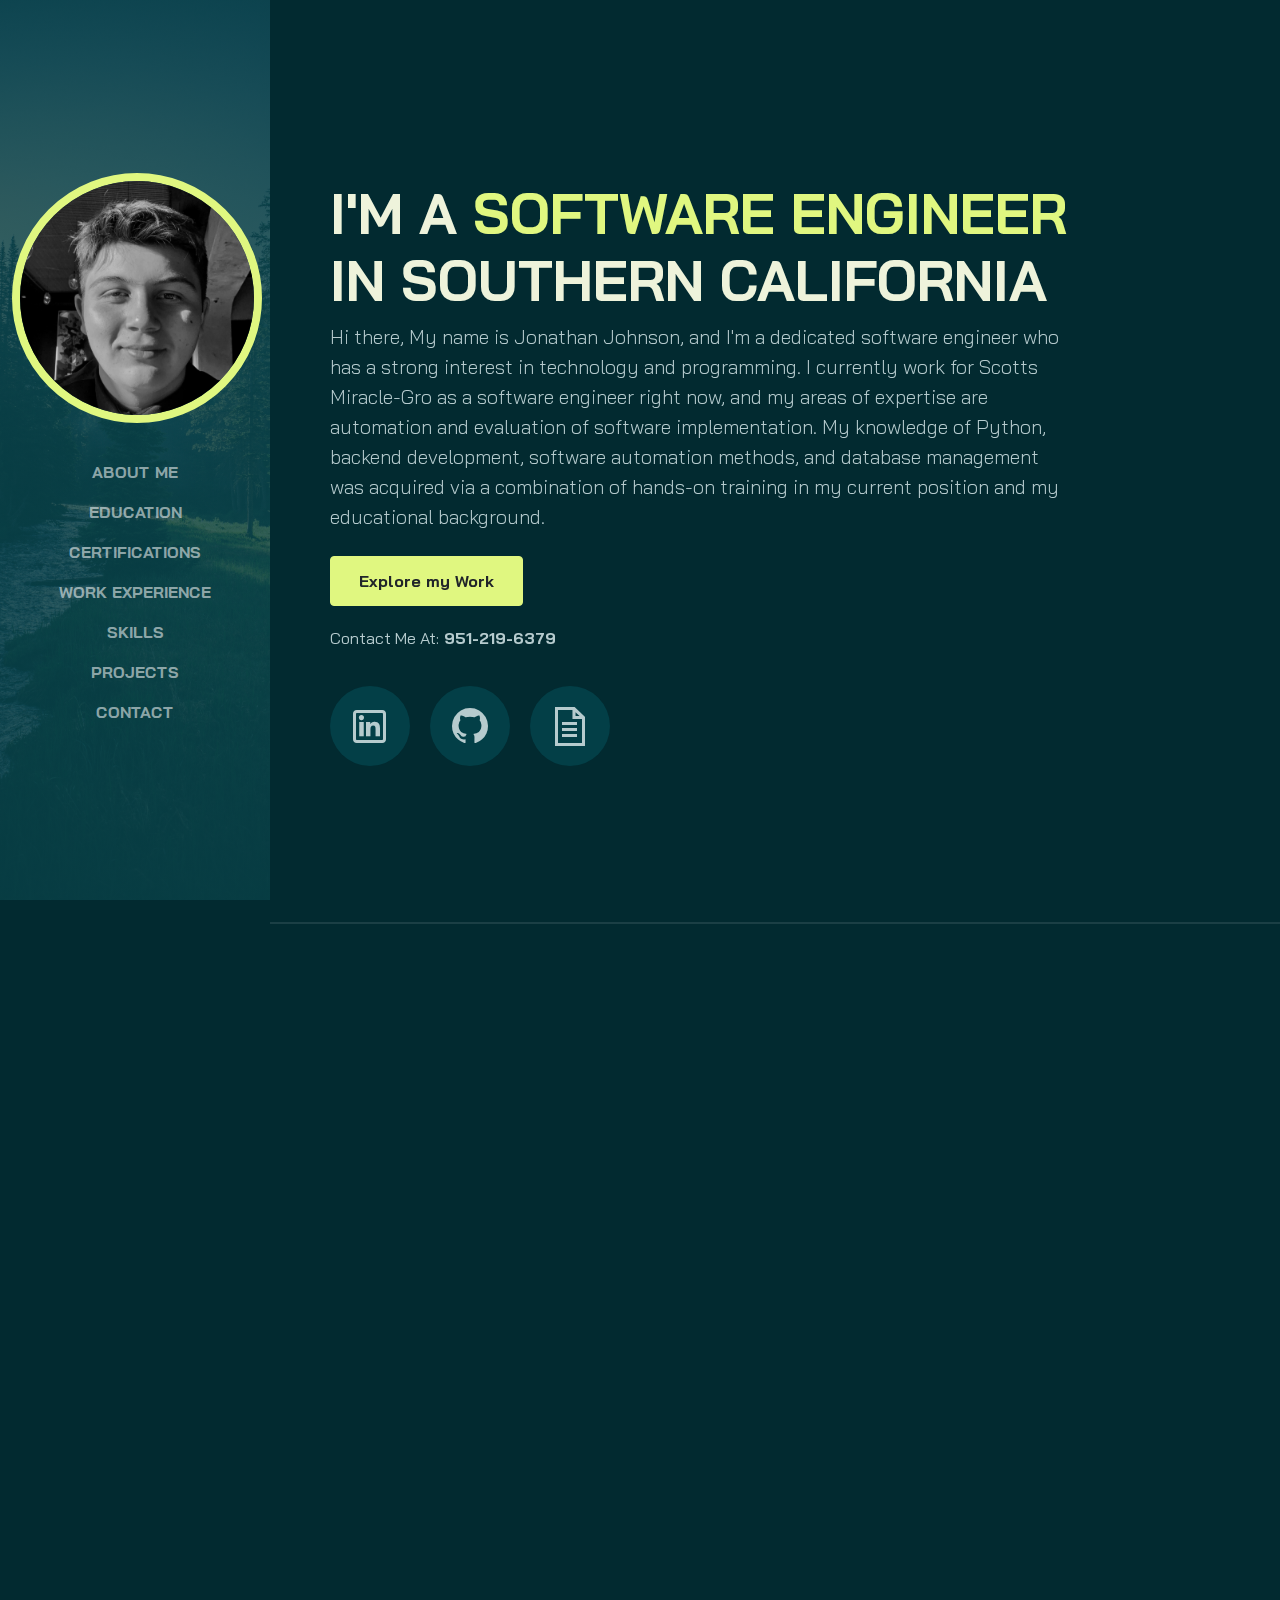
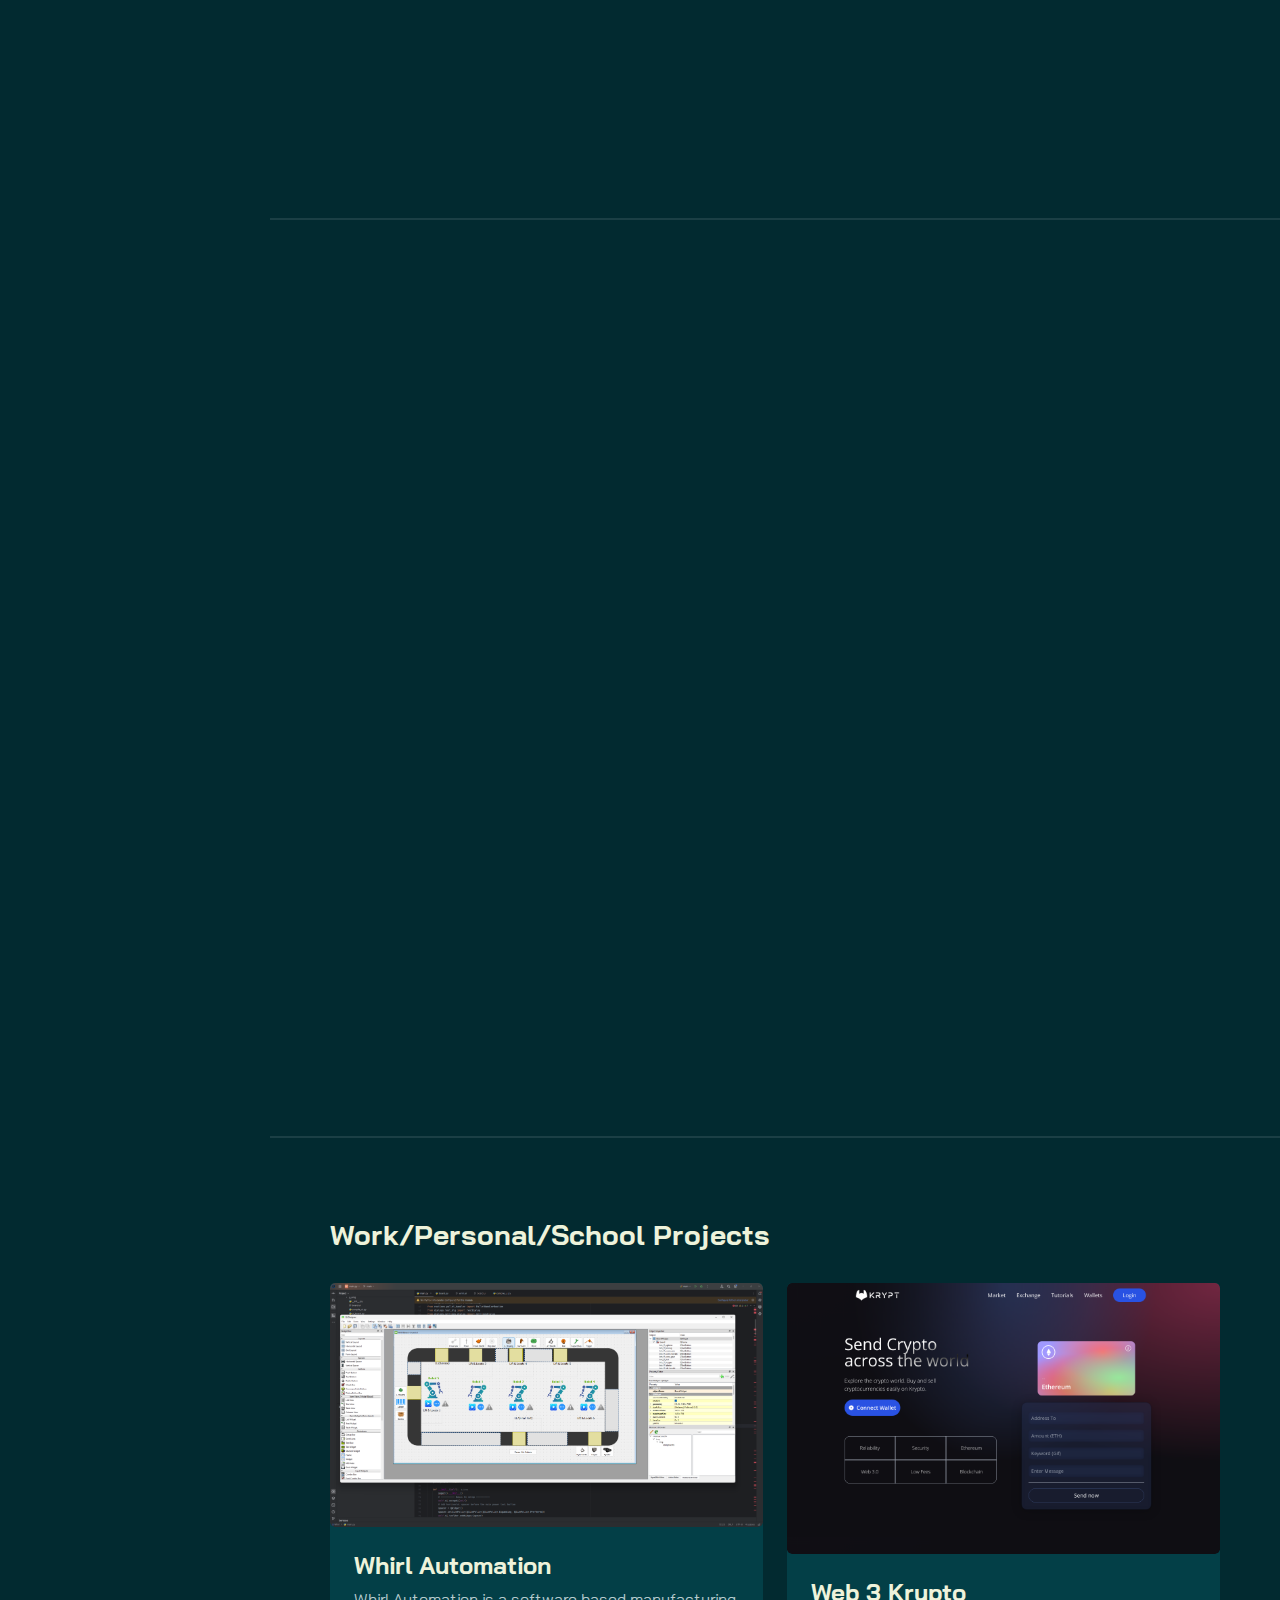
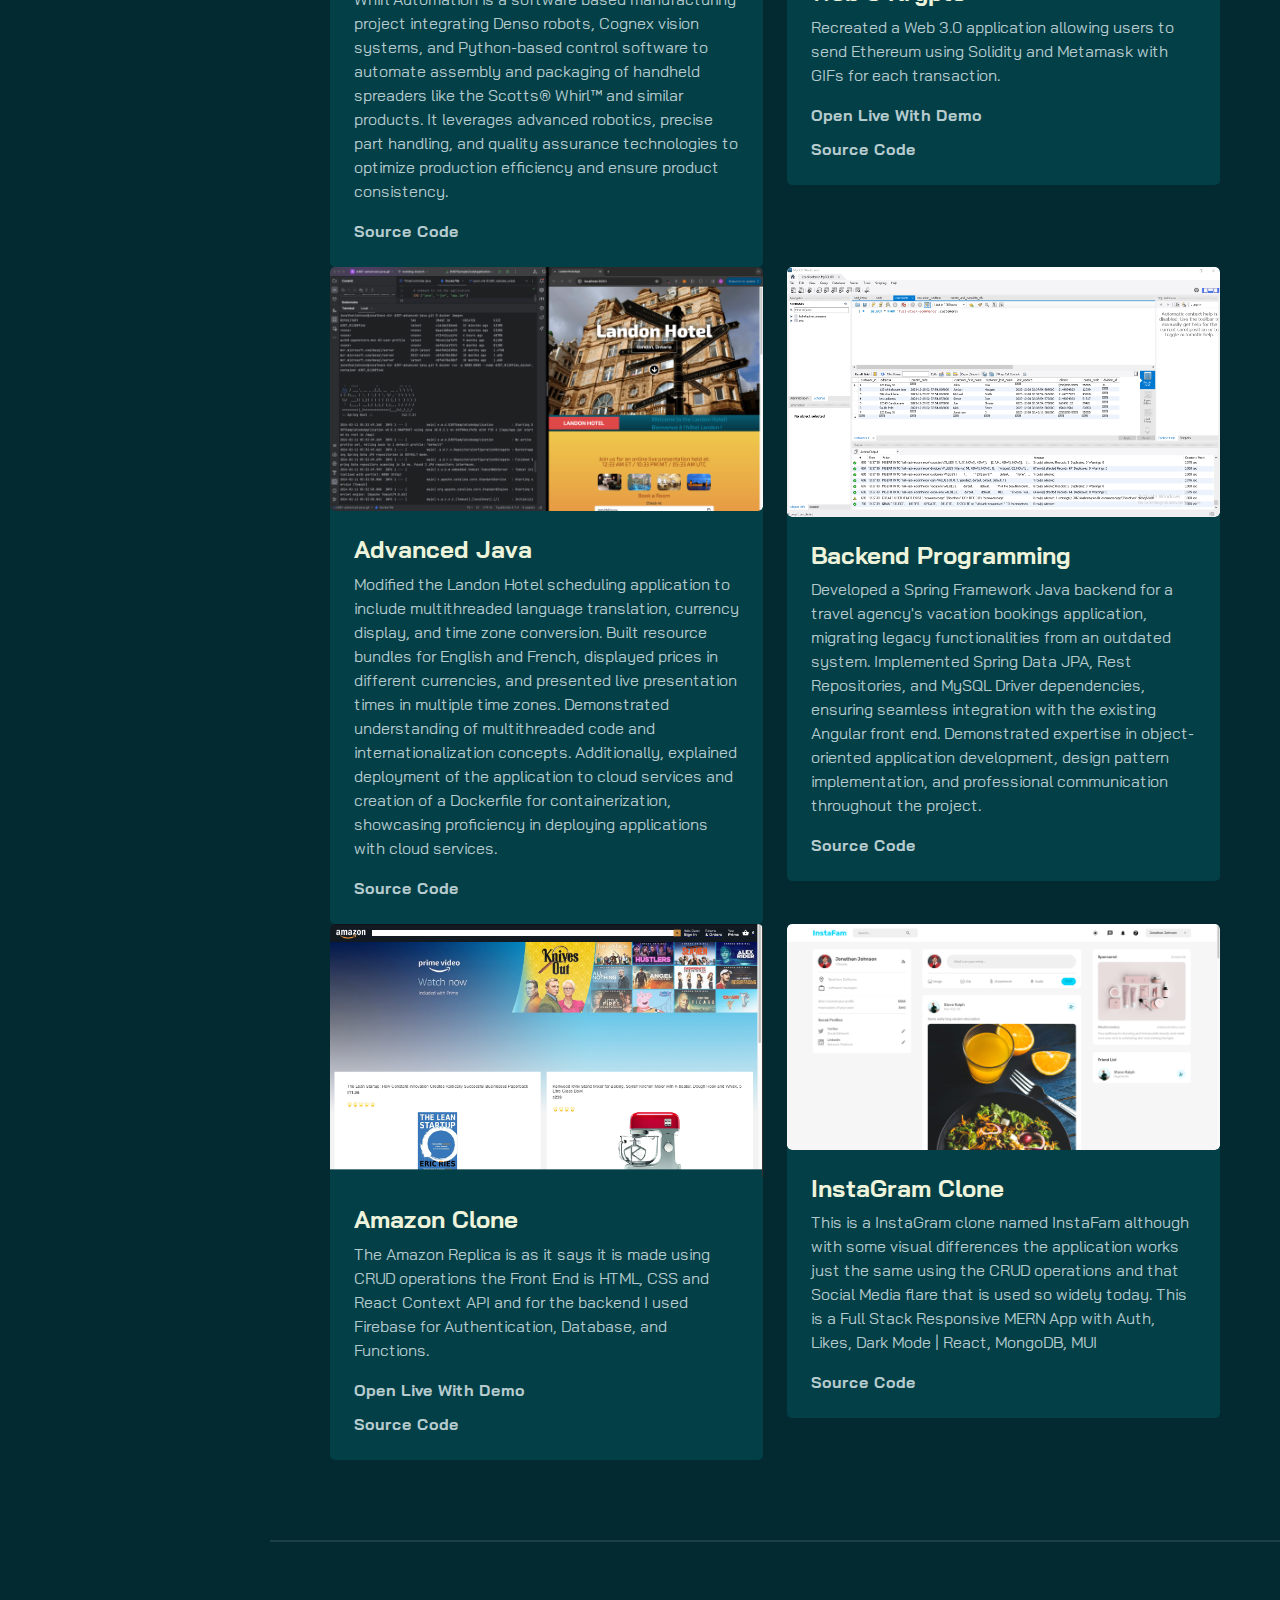
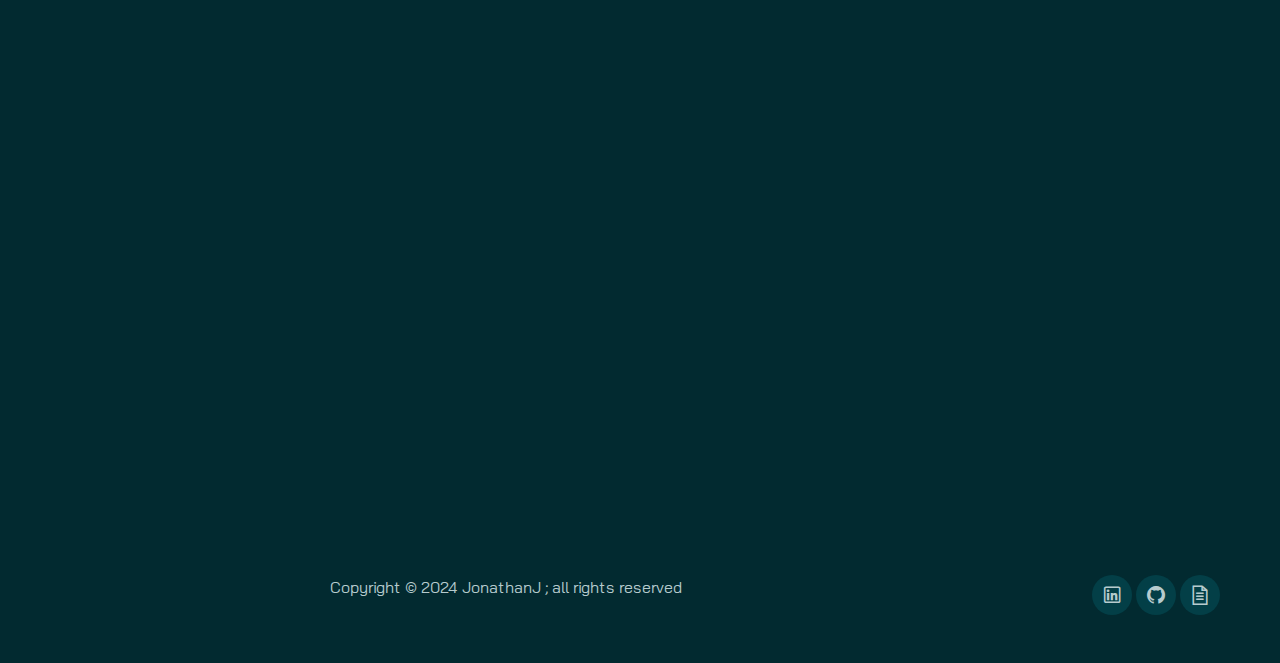
<file: index.html>
<!DOCTYPE html>
<html lang="en">

<head>
    <meta charset="UTF-8">
    <meta http-equiv="X-UA-Compatible" content="IE=edge">
    <meta name="viewport" content="width=device-width, initial-scale=1.0">
    <link rel="apple-touch-icon" type="x-icon" href="./assests/Images/Main/NAME-icon.png" />
    <link rel="shortcut icon" type="x-icon" href="./assests/Images/Main/NAME-icon.png">
    <title>Jonathan Johnson Software Engineer</title>
    <link rel="stylesheet" href="./assests/css/bootstrap.min.css">
    <link rel="stylesheet" href="./assests/css/aos.css">
    <link rel="stylesheet" href="./assests/css/line-awesome.min.css">
    <link rel="stylesheet" href="./assests/css/style.css">
    <link rel="stylesheet" href="https://jonathanj64.github.io./PortfolioWebsite/">
    <a class="" href="https://www.linkedin.com/in/jonathan-johnson-66bb90249/"> <i class="lab la-linkedin"></i></a>
    <a class="" href="https://github.com/JONATHANJ64"> <i class="lab la-github"></i></a>


</head>


<body data-bs-spy="scroll" data-bs-target="#navbar">

    <!--NAVBAR-->
    <nav class="navbar navbar-expand-lg navbar-dark fixed-top">
        <div class="container flex-lg-column">
            <a class="navbar-brand mx-lg-auto mb-lg-4" href="#">
                <span class="h3 fw-bold d-block d-lg-none">Jonathan Johnson
                </span>

                <img src="./assests/Images/Headshot.JPG" class="d-none d-lg-block rounded-circle"
                    style="height: 250px; width: 250px; object-fit: cover;" alt="">
            </a>
            <button class="navbar-toggler" type="button" data-bs-toggle="collapse" data-bs-target="#navbarNav"
                aria-controls="navbarNav" aria-expanded="false" aria-label="Toggle navigation">
                <span class="navbar-toggler-icon"></span>
            </button>
            <div class="collapse navbar-collapse" id="navbarNav">
                <ul class="navbar-nav ms-auto flex-lg-column text-lg-center">
                    <li class="nav-item">
                        <a class="nav-link" href="#about">About Me</a>
                    </li>
                    <li class="nav-item">
                        <a class="nav-link" href="#education">Education</a>
                    </li>
                    <li class="nav-item">
                        <a class="nav-link" href="#certifications">Certifications</a>
                    </li>
                    <li class="nav-item">
                        <a class="nav-link" href="#workexperience">Work Experience</a>
                    </li>
                    <li class="nav-item">
                        <a class="nav-link" href="#skills">Skills</a>
                    </li>
                    <li class="nav-item">
                        <a class="nav-link" href="#projects">Projects</a>
                    </li>
             
                    <li class="nav-item">
                        <a class="nav-link" href="#contact">Contact</a>
                    </li>
                </ul>
            </div>
        </div>
    </nav>
    <!--//NAVBAR-->

    <!--CONTENT WRAPPER -->
    <div id="content-wrapper">

        <!-- ABOUT ME -->
        <section id="about" class="full-height px-lg-5">

            <div class="container">
                <div class="row">
                    <div class="col-lg-10">
                        <h1 class="display-4 fw-bold" data-aos="fade-up">I'M A <span class="text-brand">SOFTWARE
                                ENGINEER </span> IN SOUTHERN CALIFORNIA</h1>
                        <p class="lead mt-2 mb-4" data-aos="fade-up" data-aos-delay="300">
                            Hi there, My name is Jonathan Johnson, and I'm a dedicated software engineer who has a strong interest in technology and programming. I currently work for Scotts Miracle-Gro as a software engineer right now, and my areas of expertise are automation and evaluation of software implementation. My knowledge of Python, backend development, software automation methods, and database management was acquired via a combination of hands-on training in my current position and my educational background.
                        </p>

                        <div data-aos="fade-up" data-aos-delay="400">
                                <a href="#projects" class="btn btn-brand me-3">Explore my Work</a>
                            <div style="margin-bottom: 20px;"></div>
                            <a>Contact Me At:<a href="tel:(951)219-6379" class="link-custom"> 951-219-6379</a></a>
                            <div style="margin-bottom: 20px;"></div>

                            <div class="col-auto">
                                  <div class="social-icons2">
                                    <a href="https://www.linkedin.com/in/jonathan-johnson-66bb90249/" title="LinkedIn"><i class="lab la-linkedin"></i></a>
                                    <a href="https://github.com/JONATHANJ64" title="GitHub"><i class="lab la-github"></i></a>
                                    <a href="https://docs.google.com/document/d/1LTjWG3P7X7mephg2M91ZVKWrE7VDaed4WCEZSo8qORg/pub" title="Resume"><i class="las la-file-alt"></i></a>
                                  </div>
                                </div>
                              </div>
                    </div>
                </div>
            </div>
        </section>
        <!--//ABOUT ME-->

        <!--Education-->
        <section id="education" class="full-height px-lg-5">
            <div class="container">

                <div class="row gy-5">
                    <div class="col-lg-12">
                        <h3 class="mb-4" data-aos="fade-up" data-aos-delay="300">Education</h3>
                        <div class="row gy-4">

                            <div class="col-12" data-aos="fade-up" data-aos-delay="400">
                                <div class="bg-base p-4 rounded-3 shadow-effect">
                                    <h5> Bachelor's Degree in Computer Science </h5>
                                    <p class="text-brand mb-2">Western Governors University</p>
                                    <p class="mb-2">2022-2024</p>
                                    <div class="col-auto">
                                        <div>
                                            <p class="mb=0">Courses Completed: Scripting and Programming - Foundations & Applications, Data Structure and Algorithms I & II, Advanced Data Management, Fundamentals of Information Security, Scripting and Programming - Applications, Web Development Foundations, Linux Foundations, Java Fundamentals, Java Frameworks, Back-End Programming, Advanced Java.
                                            </p>

                                        </div>
                                    </div>
                                </div>
                            </div>

                            <div class="col-12" data-aos="fade-up" data-aos-delay="400">
                                <div class="bg-base p-4 rounded-3 shadow-effect">
                                    <h5> Transfer Courses </h5>
                                    <p class="text-brand mb-2">Mount Saint Jacinto and Riverside Community College</p>
                                    <p class="mb-2">2019-2022</p>
                                    <div class="col-auto">
                                        <div>
                                            <p class="mb=0"> General Education Courses
                                            </p>

                                        </div>
                                    </div>
                                </div>
                            </div>

                            <div class="col-12" data-aos="fade-up" data-aos-delay="400">
                                <div class="bg-base p-4 rounded-3 shadow-effect">
                                    <h5> High School Diploma </h5>
                                    <p class="text-brand mb-2">Murrieta Valley High School	Murrieta, CA | 2019-2022</p>
                                    <div class="col-auto">
                                        <div>
                                            <p class="mb=0"> Course Work: AP and IB Courses, Cohort classes, Dual Enrollment in College, Early Graduation, VEX Robotics, 3D modeling.
                                            </p>

                                        </div>
                                    </div>
                                </div>

                            </div>
                        </div>
                    </div>
                </div>
                </div>
        </section>
        <!--//Education-->

        <!--Certifications-->
        <section id="certifications" class="full-height px-lg-5" style="min-height: 50vh; height: 100%;">
            <div class="container">
                <div class="row pb-4" data-aos="fade-up">
                    <div class="col-lg-8">
                        <h3 class="mb-4" data-aos="fade-up" data-aos-delay="300">Certifications</h3>
                    </div>
                </div>
                <div class="row gy-5">
                    <div class="col-lg-12">
                        <div class="row gy-4">
                            <div class="col-lg-6" data-aos="fade-up" data-aos-delay="400">
                                <div class="bg-base p-4 rounded-3 shadow-effect">
                                    <a href="https://cs.lpi.org/caf/Xamman/certification/verify/LPI000597633/zzfyxg32yt" class="link-custom" target="_blank" style="font-size: 1.25em;">
                                        LE-1: Linux Essentials
                                    </a>
                                    <p class="text-brand mb-2">Linux Professional Institute (LPI)</p>
                                    <p class="mb-2">2024 - Never Expires</p>
                                    <h6>ID: LPI000597633</h6>
                                </div>
                            </div>
                            <div class="col-lg-6" data-aos="fade-up" data-aos-delay="400">
                                <div class="bg-base p-4 rounded-3 shadow-effect">
                                    <h5>IT Service Management</h5>
                                    <p class="text-brand mb-2">AXELOS</p>
                                    <p class="mb-2">2024 - 2027</p>
                                    <h6>ID: GR671637793JJ</h6>
                                </div>
                            </div>
                        </div>
                    </div>
                </div>
            </div>
        </section>



        <!--Work Experience-->
        <section id="workexperience" class="full-height px-lg-5">
            <div class="container">

                <div class="row pb-4" data-aos="fade-up">
                    <div class="col-lg-8">
                        <h3 class="mb-4" data-aos="fade-up" data-aos-delay="300">Work Experience</h3>
                    </div>
                </div>

                <div class="row gy-5">
                    <div class="col-lg-12">
                        <div class="row gy-4">

                            <div class="col-12" data-aos="fade-up" data-aos-delay="400">
                                <div class="bg-base p-4 rounded-3 shadow-effect">
                                    <h5>Software Engineer</h5>
                                    <div class="col-auto">
                                        <div>
                                            <p class="text-brand mb-2">Scotts Miracle Gro</p>
                                            <p class="mb=0">07/23 - Current</p>
                                            <h6>Main Skills: <span class="text-brand">Python, JavaScript, SAP, Website Dev.</span></h6>
                                            <ul class="mb=0">
                                                <li>                                                Led software development to enhance project management, boosting data analytics.
                                                </li>
                                                <li>                                                 Reduced downtime by 25% in the maintenance team and improved project efficiency across 250 managers nationwide.
                                                </li>
                                                <li>                                                 Spearheading and debugging Python automation, reducing downtime, and increasing production by using vision systems and CANable adapter systems.
                                                </li>
                                                <li>                                                 Collaborated on assisting in some SAP, Tableau, and SQL databases integration into the global supply chain of over 50 plants
                                                </li>
                                                <li>                                                 Experience with automation engineering such as programming Denso, Fanuc robots, and PLC and HMI displays
                                                </li>


                                            </ul>
                                        </div>
                                    </div>
                                </div>
                            </div>

                            <div class="col-12" data-aos="fade-up" data-aos-delay="400">
                                <div class="bg-base p-4 rounded-3 shadow-effect">
                                    <h5> College Focus Time</h5>
                                    <div class="col-auto">
                                        <div>
                                            <p class="text-brand mb-2">Gap in resume for school focus.</p>
                                            <p class="mb=0">5/21 - 07/23</p>
                                        </div>
                                    </div>
                                </div>
                            </div>

                            <div class="col-12" data-aos="fade-up" data-aos-delay="400">
                                <div class="bg-base p-4 rounded-3 shadow-effect">
                                    <h5>Data Entry Assistant</h5>
                                    <div class="col-auto">
                                        <div>
                                            <p class="text-brand mb-2">Hoyt Integrative Health</p>
                                            <p class="mb=0">02/20 - 5/21</p>
                                            <h6>Main Skills: <span class="text-brand">Javascript, HTML, CSS, Bootstrap, Soft Skills</span></h6>
                                            <ul class="mb=0">
                                                <li>Performed basic data entry and managed over 200 customer accounts, including the distribution of medical product inventory.</li>
                                                <li>Developed a customized front-end website using Microsoft Applications and database services to manage and analyze customer data, improving customer engagement and reducing inventory discrepancies by 25% annually.</li>
                                            </ul>
                                        </div>
                                    </div>
                                </div>
                            </div>

                        </div>
                    </div>
                </div>
            </div>
        </section>
        <!--//Work Experience -->

        <!--Skills-->
        <section id="skills" class="full-height px-lg-5" style="min-height: 50vh; height: 100%;">
            <div class="container">

                <h3 class="mb-4" data-aos="fade-up" data-aos-delay="300">Languages/Frameworks Proficiencies</h3>

                <div class="row gy-5">
                    <div class="col-lg-12">
                        <div class="row gy-4">

                            <!-- Front End -->
                            <div class="col-12" data-aos="fade-up" data-aos-delay="400">
                                <div class="bg-base p-4 rounded-3 shadow-effect">
                                    <h5>Web Development Stack</h5>
                                    <div class="col-auto">
                                        <div>
                                            <img src="./assests/Images/Front End/HTML-icon.png" class="lang-icons" title="HTML" alt="">
                                            <img src="./assests/Images/Front End/CSS-icon.png" class="lang-icons" title="CSS" alt="">
                                            <img src="./assests/Images/Front End/sass.png" class="lang-icons" title="SASS" alt="">
                                            <img src="./assests/Images/Front End/JS-icon.png" class="lang-icons" title="JavaScript" alt="">
                                            <img src="./assests/Images/Front End/Typescript_logo_2020.png" class="lang-icons" title="TS" alt="">
                                            <img src="./assests/Images/Front End/Bootstrap-icon.png" class="lang-icons" title="Bootstrap" alt="">
                                            <img src="./assests/Images/Front End/Angular-icon.png" class="lang-icons" title="Angular" alt="">
                                            <img src="./assests/Images/Front End/React-icon.png" class="lang-icons" title="React" alt="">
                                            <img src="./assests/Images/Database/mongodb.png" class="lang-icons" title="MongoDB" alt="">
                                            <img src="./assests/Images/Database/MySQL.png" class="lang-icons" title="MySQL" alt="">
                                            <img src="./assests/Images/Back End/nodejs_logo.png" class="lang-icons" title="node.js" alt="">
                                            <img src="./assests/Images/Back End/firebase.png" class="lang-icons" title="Firebase" alt="">
                                        </div>
                                    </div>
                                </div>
                            </div>

                            <!-- Programming Languages and Tools -->
                            <div class="col-12" data-aos="fade-up" data-aos-delay="400">
                                <div class="bg-base p-4 rounded-3 shadow-effect">
                                    <h5>Programming Languages and Tools</h5>
                                    <div class="col-auto">
                                        <div>
                                            <img src="./assests/Images/Back End/Java.png" class="lang-icons" title="Java" alt="">
                                            <img src="./assests/Images/Back End/Python.png" class="lang-icons" title="Python" alt="">
                                            <img src="./assests/Images/Back End/c-sharp.png" class="lang-icons" title="C#" alt="">
                                            <img src="./assests/Images/Back%20End/C_plus.png" class="lang-icons" title="C++" alt="">
                                            <img src="./assests/Images/Technologies/raspberrry_pi_logo.png" class="lang-icons" title="RaspberryPi" alt="">
                                            <img src="./assests/Images/Technologies/LINUX-LOGO.png" class="lang-icons" title="Linux" alt="">
                                            <img src="./assests/Images/Technologies/PS.png" class="lang-icons" title="PowerShell" alt="">
                                            <img src="./assests/Images/Technologies/Bash.png" class="lang-icons" title="Bash" alt="">
                                            <img src="./assests/Images/Technologies/VS.png" class="lang-icons" title="Visual Studios" alt="">
                                            <img src="./assests/Images/Technologies/IJ.png" class="lang-icons" title="IntelliJ" alt="">
                                        </div>
                                    </div>
                                </div>
                            </div>

                            <!-- Cloud and Infrastructure -->
                            <div class="col-12" data-aos="fade-up" data-aos-delay="400">
                                <div class="bg-base p-4 rounded-3 shadow-effect">
                                    <h5>Cloud, Infrastructure, VC</h5>
                                    <div class="col-auto">
                                        <div>
                                            <img src="./assests/Images/Technologies/Agile.png" class="lang-icons" title="Agile" alt="">
                                            <img src="./assests/Images/Technologies/AWS.png" class="lang-icons" title="AWS" alt="">
                                            <img src="./assests/Images/Technologies/SAP.png" class="lang-icons" title="SAP" alt="">
                                            <img src="./assests/Images/Technologies/HK.png" class="lang-icons" title="Heroku" alt="">
                                            <img src="./assests/Images/Technologies/GIT.png" class="lang-icons" title="Git" alt="">
                                        </div>
                                    </div>
                                </div>
                            </div>



                        </div>
                    </div>
                </div>
            </div>
        </section>
        <!--//Skills-->


        <!--Projects-->
        <section id="projects" class="full-height px-lg-5">
            <div class="container">

                <div class="row pb-4">
                    <div class="col-lg-8">
                        <h3>Work/Personal/School Projects</h3>
                    </div>
                </div>

                <div class="row gy-4">

                    <div class="col-lg-6">
                        <div class="card-custom rounded-3 bg-base shadow-effect">
                            <div class="card-custom-image rounded-3 ">
                                <img class="rounded-3" src="./assests/Images/Projects/Whirl-Auto.png" alt="">
                            </div>
                            <div class="card-custom-content p-4">
                                <h4>Whirl Automation</h4>
                                <p>
                                    Whirl Automation is a software based manufacturing project integrating Denso robots, Cognex vision systems, and Python-based control software to automate assembly and packaging of handheld spreaders like the Scotts® Whirl™ and similar products. It leverages advanced robotics, precise part handling, and quality assurance technologies to optimize production efficiency and ensure product consistency.
                                </p>
                                <a href="https://github.com/JONATHANJ64/Whirl-Automation" class="link-custom" target="_blank">Source Code</a>
                                </div>
                            </div>
                        </div>

                    <div class="col-lg-6">
                        <div class="card-custom rounded-3 bg-base shadow-effect">
                            <div class="card-custom-image rounded-3 ">
                                <img class="rounded-3" src="./assests/Images/Projects/KryptoChaining.png" alt="">
                            </div>
                            <div class="card-custom-content p-4">
                                <h4>Web 3 Krypto</h4>
                                <p>Recreated a Web 3.0 application allowing users to send Ethereum using Solidity and Metamask with GIFs for each transaction.

                                </p>
                                    <a href="https://krypto-chaining.vercel.app/" class="link-custom" target="_blank">Open Live With Demo</a>
                                <div style="margin-top: 10px;"> <a href="https://github.com/JONATHANJ64/KryptoChaining" class="link-custom" target="_blank">Source Code</a>
                                </div>
                            </div>
                        </div>
                        <div style="margin-bottom: 40px;"></div>
                    </div>

                </div>


                <div class="row gy-4">

                    <div class="col-lg-6">
                        <div class="card-custom rounded-3 bg-base shadow-effect">
                            <div class="card-custom-image rounded-3 ">
                                <img class="rounded-3" src="./assests/Images/Projects/Terminal_proof_running.png" alt="">
                            </div>
                            <div class="card-custom-content p-4">
                                <h4>Advanced Java</h4>
                                <p>Modified the Landon Hotel scheduling application to include multithreaded language translation, currency display, and time zone conversion. Built resource bundles for English and French, displayed prices in different currencies, and presented live presentation times in multiple time zones. Demonstrated understanding of multithreaded code and internationalization concepts. Additionally, explained deployment of the application to cloud services and creation of a Dockerfile for containerization, showcasing proficiency in deploying applications with cloud services.</p>
                                <div style="margin-top: 10px;"> <a href="https://github.com/JONATHANJ64/Advanced-Java" class="link-custom" target="_blank">Source Code</a>
                                </div>
                            </div>
                        </div>
                    </div>

                    <div class="col-lg-6">
                        <div class="card-custom rounded-3 bg-base shadow-effect">
                            <div class="card-custom-image rounded-3 ">
                                <img class="rounded-3" src="./assests/Images/Projects/Customers_Table_Picture.png" alt="">
                            </div>
                            <div class="card-custom-content p-4">
                                <h4>Backend Programming</h4>
                                <p>Developed a Spring Framework Java backend for a travel agency's vacation bookings application, migrating legacy functionalities from an outdated system. Implemented Spring Data JPA, Rest Repositories, and MySQL Driver dependencies, ensuring seamless integration with the existing Angular front end. Demonstrated expertise in object-oriented application development, design pattern implementation, and professional communication throughout the project.</p>
                                <div style="margin-top: 10px;"> <a href="https://github.com/JONATHANJ64/Backend-Programming" class="link-custom" target="_blank">Source Code</a>
                                </div>
                            </div>
                        </div>
                        <div style="margin-bottom: 40px;"></div>
                    </div>

                </div>


                <div class="row gy-4">

                    <div class="col-lg-6">
                        <div class="card-custom rounded-3 bg-base shadow-effect">
                            <div class="card-custom-image rounded-3 ">
                                <img class="rounded-3" src="./assests/Images/Projects/AmzClonePic.png" alt="">
                            </div>
                            <div class="card-custom-content p-4">
                                <h4>Amazon Clone</h4>
                                <p>The Amazon Replica is as it says it is made using CRUD operations the Front End is HTML, CSS and React Context API and for the backend I used Firebase for Authentication, Database, and Functions. </p>
                                <a href="https://amazon-clone-project-jonathanj64.vercel.app" class="link-custom" target="_blank">Open Live With Demo</a>
                                <div style="margin-top: 10px;"> <a href="https://github.com/JONATHANJ64/Amazon-Clone" class="link-custom" target="_blank">Source Code</a>
                                </div>
                            </div>
                        </div>
                    </div>

                    <div class="col-lg-6">
                        <div class="card-custom rounded-3 bg-base shadow-effect">
                            <div class="card-custom-image rounded-3 ">
                                <img class="rounded-3" src="./assests/Images/Projects/insta_pic.png" alt="">
                            </div>
                            <div class="card-custom-content p-4">
                                <h4>InstaGram Clone</h4>
                                <p>This is a InstaGram clone named InstaFam although with some visual differences the application works just the same using the CRUD operations and that Social Media flare that is used so widely today. This is a Full Stack Responsive MERN App with Auth, Likes, Dark Mode | React, MongoDB, MUI
                                </p>
                                <div style="margin-top: 10px;"> <a href="https://github.com/JONATHANJ64/Instafam" class="link-custom" target="_blank">Source Code</a>
                                </div>
                            </div>
                        </div>
                        <div style="margin-bottom: 20px;"></div>
                    </div>

                </div>

            </div>
        </section>

        <section id="contact" class="full-height px-lg-5" data-aos="fade-up"  style="min-height: 50vh; height: 100%;">
            <div class="container">
                <div class="row justify-content-center text-center">
                    <div class="col-lg-8 pb-4" data-aos="fade-up">
                        <h1 class="text-brand">Contact Me</h1>
                        <h2>Send a message</h2>
                    </div>
                    <div class="col-lg-8" data-aos="fade-up" data-aos-delay="300">
                        <form action="https://formsubmit.co/ce5cbaa963c39b6bfa144488226f90de" method="POST"
                            class="row g-lg-3 gy-3">
                            <input type="text" name="_honey" style="display: none;">

                            <input type="hidden" name="_captcha" value="false">



                            <div class="form-group col-md-6">
                                <input type="text" class="form-control" name="name" placeholder="Enter Your Name">
                            </div>
                            <div class="form-group col-md-6">
                                <input type="email" class="form-control" name="Email" placeholder="Enter Your Email">
                            </div>
                            <div class="form-group col-12">
                                <input type="text" class="form-control" name="Subject"
                                    placeholder="Enter Subject"></input>
                            </div>
                            <div class="form-group col-12">
                                <textarea id="comments" name="comments, questions" rows="4" class="form-control"
                                    placeholder="Enter your Message"></textarea>
                            </div>
                            <div class="form-group col-12 d-grid">
                                <button type="submit" class="btn btn-brand">Submit Message</button>
                            </div>
                        </form>
                    </div>
                </div>

            </div>
        </section>

        <!--  //CONTACT   -->




        <!--  FOOTER   -->
        <footer class="py-5 px-lg-5">
            <div class="container">
                <div class="row gy-4 justify-content-between">
                    <div class="col-auto">
                        <p class="mb=0">Copyright © 2024 JonathanJ ; all rights reserved</p>
                    </div>
                    <div class="col-auto ">
                        <div class="social-icons">
                            <a href="https://www.linkedin.com/in/jonathan-johnson-66bb90249/" title="LinkedIn"><i class="lab la-linkedin"></i></a>
                                    <a href="https://github.com/JONATHANJ64" title="GitHub"><i class="lab la-github"></i></a>
                                    <a href="https://docs.google.com/document/d/1LTjWG3P7X7mephg2M91ZVKWrE7VDaed4WCEZSo8qORg/pub" title="Resume"><i class="las la-file-alt"></i></a>

                        </div>
                    </div>
                </div>
            </div>
        </footer>
    </div>

    <!--  //FOOTER   -->

    </div>
    <!--//CONTENT WRAPPER -->




    <script src="./assests/js/bootstrap.bundle.min.js"></script>
    <script src="./assests/js/aos.js"></script>
    <script src="./assests/js/main.js"></script>
</body>

</html>
</file>
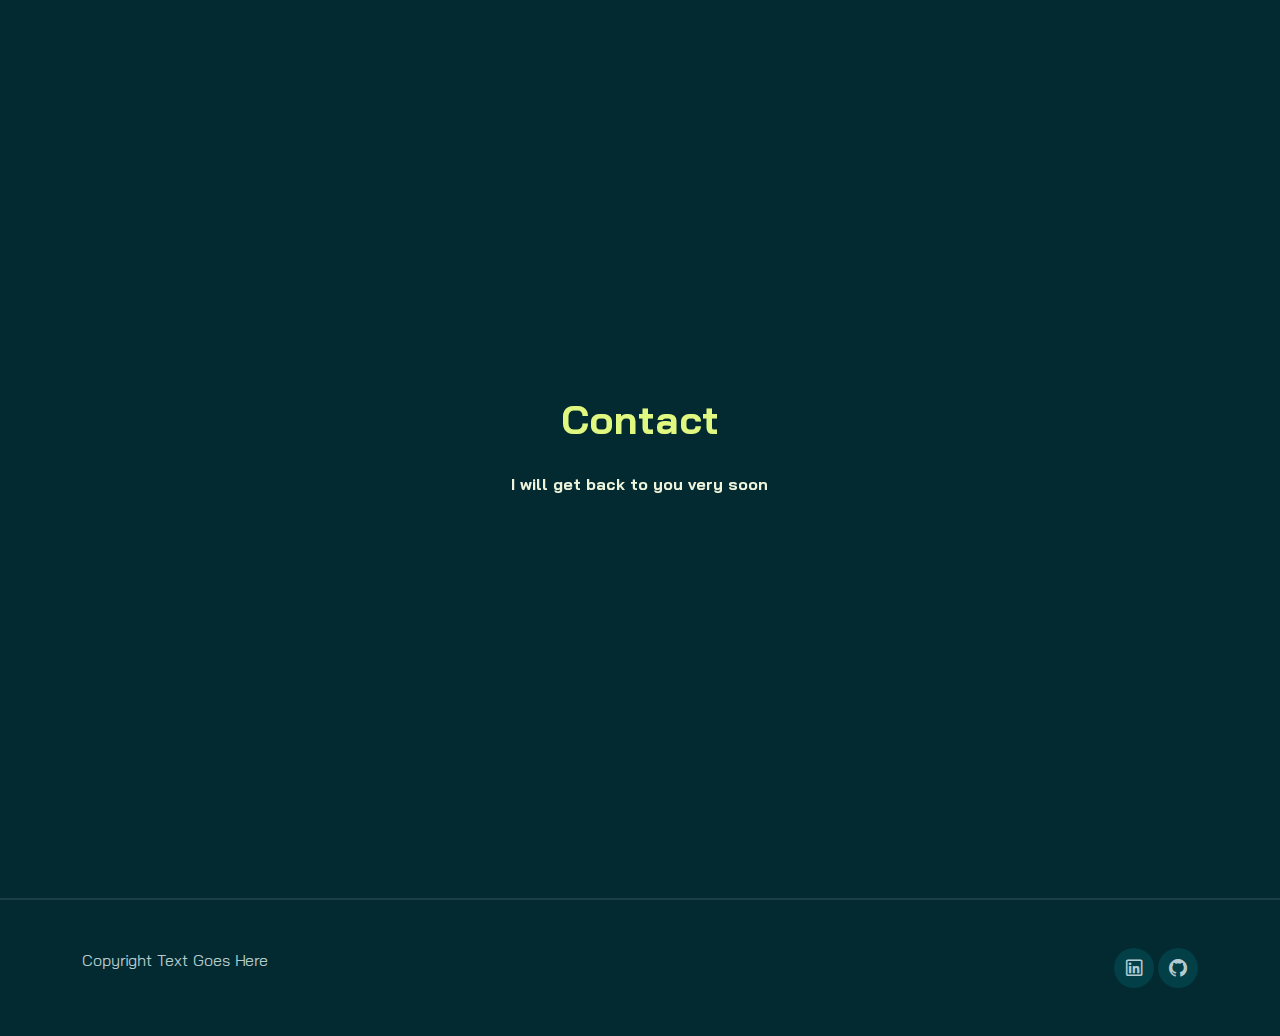
<file: success.html>
<!DOCTYPE html>
<html lang="en">

<head>
    <meta charset="UTF-8">
    <meta http-equiv="X-UA-Compatible" content="IE=edge">
    <meta name="viewport" content="width=device-width, initial-scale=1.0">
    <title>Jonathan Johnson Software Engineer</title>
    <link rel="stylesheet" href="./assests/css/bootstrap.min.css">
    <link rel="stylesheet" href="./assests/css/aos.css">
    <link rel="stylesheet" href="./assests/css/line-awesome.min.css">
    <link rel="stylesheet" href="./assests/css/style.css">
    <link rel="icon" href="./assets/Images/NAME-icon.png">
</head>
<!--Contact-->
<section id="contact" class="full-height px-lg-5" data-aos="fade-up">
    <div class="containter">
        <div class="row justify-content-center text-center" >
            <div class="col-lg-8 pb-4" data-aos="fade-up">
                <h1 class="text-brand">Contact</h1>
            </div>
            <div class="col-lg-8"data-aos="fade-up" data-aos-delay="300">
                <h6>I will get back to you very soon</h6>
            </form>
         </div>
        </div>
     
    </div>
    </section>
    
     <!--  //CONTACT   -->




     <!--  FOOTER   -->
<footer class="py-5 px-lg-5">
    <div class="container">
        <div class="row gy-4 justify-content-between">
            <div class="col-auto">
                <p class="mb=0">Copyright Text Goes Here</p>
            </div>
            <div class="col-auto">
                <div class="social-icons">
                <a href="#"> <i class="lab la-linkedin"></i></a>
                <a href="#"> <i class="lab la-github"></i></a>
            </div>
            </div>
        </div>
    </div>
</footer>
     <!--  //FOOTER   -->

    </div>
    <!--//CONTENT WRAPPER -->




    <script src="./assests/js/bootstrap.bundle.min.js"></script>
    <script src="./assests/js/aos.js"></script>
    <script src="./assests/js/main.js"></script>
</body>

</html>
</file>
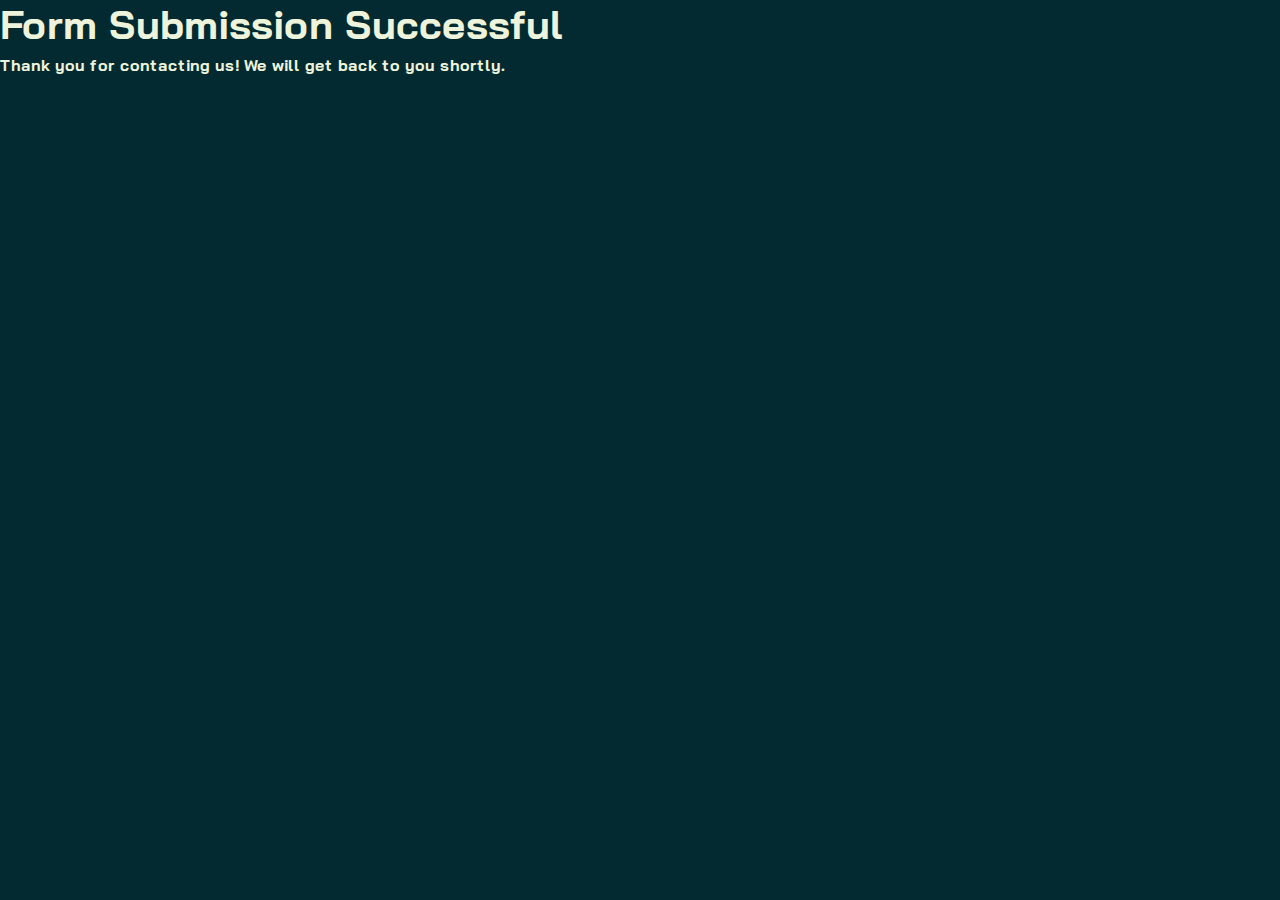
<file: sucess.html>
<!DOCTYPE html>
<html lang="en">

<head>
    <meta charset="UTF-8">
    <meta http-equiv="X-UA-Compatible" content="IE=edge">
    <meta name="viewport" content="width=device-width, initial-scale=1.0">
    <title>Jonathan Johnson Software Engineer</title>
    <link rel="stylesheet" href="./assests/css/bootstrap.min.css">
    <link rel="stylesheet" href="./assests/css/aos.css">
    <link rel="stylesheet" href="./assests/css/line-awesome.min.css">
    <link rel="stylesheet" href="./assests/css/style.css">
    <link rel="icon" href="./assets/Images/NAME-icon.png">
    <link rel="stylesheet" href="    https://jonathanj64.github.io./PortfolioWebsite/">
</head>
    <title>Form Submission Successful</title>
  <body>
    <h1>Form Submission Successful</h1>
    <h6>Thank you for contacting us! We will get back to you shortly.</h6>
  </body>

    <script src="./assests/js/bootstrap.bundle.min.js"></script>
    <script src="./assests/js/aos.js"></script>
    <script src="./assests/js/main.js"></script>
</body>

</html>
</file>
<file: assests/css/style.css>
@import url('https://fonts.googleapis.com/css2?family=Bai+Jamjuree:wght@400;500;600;700&display=swap');



:root {
    --color-body:#b6cbce;
    --color-heading:#eef3db;
    --color-base:#033f47;
    --color-base2:#022a30;
    --color-brand:#e0f780;
    --color-brand2:#deff58;
    --sidebar-width:270px;
    --font-base:"Bai Jamjuree";
}
body{
    background-color: var(--color-base2);
    color: var(--color-body);
    font-family: var(--font-base), sans-serif;
}

h1,h2,h3,h4,h5,h6{
    color: var(--color-heading);
    font-weight: 700;
}

a {
    text-decoration: none;
    color: var(--color-body);
    transition: all 0.4s ease;
}
a:hover {
    color: var(--color-brand);
}

img{
    width:100%;
}

.text-brand{
    color: var(--color-brand);
}
.bg-base{
    background-color: var(--color-base);
}
.full-height{
    min-height: 100vh;
    height: 100%;
    display: flex;
    flex-direction: column;
    justify-content: center;
    padding-top: 80px;
    padding-bottom: 80px;
    border-bottom: 2px solid rgba(255,255,255,0.1);
}

.shadow-effect {
    transition: all 0.5s;
}

.shadow-effect:hover {
    box-shadow: -6px 6px 0 8px var(--color-brand);
}

.iconbox{
    width: 60px;
    height: 60px;
    display: flex;
    align-items: center;
    justify-content: center;
    font-size: 50px;
    background-color: var(--color-brand);
    color: var(--color-base);
}

/* NAVBAR */
.navbar{
    background-color: var(--color-base);
}

.navbar .nav-link{
    font-weight: 700;
    text-transform: uppercase;
    color: #fff;
}
.navbar .nav-link:hover{
    color: var(--color-brand);
}
.navbar .nav-link.active{
    color: var(--color-brand);
}

@media(min-width: 992px){
    .navbar {
    min-height: 100vh;
    width: var(--sidebar-width);
    background: linear-gradient(rgb(3, 63, 71, 0.8),rgba(3, 63, 71,0.8)), url(../Images/Main/sidebar-img.jpg);
    background-size: cover;
    background-position: center;
    }
}

@media (min-width: 992px) {
    #content-wrapper {
      padding-left: 270px;
    }
  }
  

.navbar-brand img{
    border: 8px solid var(--color-brand);
    }

/* Content Wrapper*/

/* BTN */
.btn {
    padding: 12px 28px;
    font-weight: 700;
}
.btn-brand {
    background-color: var(--color-brand);
    border-color: var(--color-brand);
}
.btn-hover
.btn-focus {
    background-color: var(--color-brand2);
    color: var(--color-base);
    border-color: var(--color-brand2);
}

.link-custom{
    font-weight: 700;
    position: relative;
}
.link-custom::after{
    content:"";
    width: 0%;
    height: 2px;
    background-color: var(--color-brand2);
    position: absolute;
    left: 0;
    top: 110%;
    transition: all 0.4s;
}
.link-custom:hover::after{
    width: 100%;
}

/* CUSTOM CARD */

.card-custom .card-custom-image {
    overflow: hidden;
}

.card-custom .card-custom-image img{
    transition: all 0.4s ease;
}
.card-custom:hover .card-custom-image img{
    transform: scale(1.1);
}

/*  CONTACT */

#contact .form-control {
    background-color: var(--color-base);
    border-color: var(--color-base);
    color: var(--color-body);
}
#contact .form-control:focus {
    border-color: var(--color-brand);
    box-shadow: none;
}
#contact .form-control::placeholder {
    color: var(--color-body);
}
#contact input.form-control {
    height: 44px; 
}


/* SOCIAL ICONS*/

.social-icons a{
    width: 40px;
    height: 40px;
    display: inline-flex;
    align-items: center;
    justify-content: center;
    background-color: var(--color-base);
    border-radius: 100px;
    font-size: 24px;
}

.social-icons2 a{
    width: 80px;
    height: 80px;
    display: inline-flex;
    align-items: center;
    justify-content: center;
    background-color: var(--color-base);
    border-radius: 200px;
    font-size: 48px;
    margin-top: 1rem;
    margin-right: 1rem;
}


.coding-challenges{
    margin-top: 1rem;
    margin-right: 1rem;
    margin-bottom: 1rem;
    margin-left: 1rem;
}

.lang-icons{
    margin-top: 1rem;
    margin-right: 1rem;
    margin-bottom: 1rem;
    margin-left: 1rem;
    width: 50px;
    height: 50px;
    display: inline-flex;    
    object-fit: cover;
    align-items: center;
    justify-content: center;
    background-color: var(--color-base);
    font-size: 24px;
}
.right {
    float: right;
    margin-left: 30px;
  }
</file>
<file: assests/css/line-awesome.min.css>
.la,.lab,.lad,.lal,.lar,.las{-moz-osx-font-smoothing:grayscale;-webkit-font-smoothing:antialiased;display:inline-block;font-style:normal;font-variant:normal;text-rendering:auto;line-height:1}.la-lg{font-size:1.33333em;line-height:.75em;vertical-align:-.0667em}.la-xs{font-size:.75em}.la-sm{font-size:.875em}.la-1x{font-size:1em}.la-2x{font-size:2em}.la-3x{font-size:3em}.la-4x{font-size:4em}.la-5x{font-size:5em}.la-6x{font-size:6em}.la-7x{font-size:7em}.la-8x{font-size:8em}.la-9x{font-size:9em}.la-10x{font-size:10em}.la-fw{text-align:center;width:1.25em}.la-ul{list-style-type:none;margin-left:2.5em;padding-left:0}.la-ul>li{position:relative}.la-li{left:-2em;position:absolute;text-align:center;width:2em;line-height:inherit}.la-border{border:solid .08em #eee;border-radius:.1em;padding:.2em .25em .15em}.la-pull-left{float:left}.la-pull-right{float:right}.la.la-pull-left,.lab.la-pull-left,.lal.la-pull-left,.lar.la-pull-left,.las.la-pull-left{margin-right:.3em}.la.la-pull-right,.lab.la-pull-right,.lal.la-pull-right,.lar.la-pull-right,.las.la-pull-right{margin-left:.3em}.la-spin{-webkit-animation:la-spin 2s infinite linear;animation:la-spin 2s infinite linear}.la-pulse{-webkit-animation:la-spin 1s infinite steps(8);animation:la-spin 1s infinite steps(8)}@-webkit-keyframes la-spin{0%{-webkit-transform:rotate(0);transform:rotate(0)}100%{-webkit-transform:rotate(360deg);transform:rotate(360deg)}}@keyframes la-spin{0%{-webkit-transform:rotate(0);transform:rotate(0)}100%{-webkit-transform:rotate(360deg);transform:rotate(360deg)}}.la-rotate-90{-webkit-transform:rotate(90deg);transform:rotate(90deg)}.la-rotate-180{-webkit-transform:rotate(180deg);transform:rotate(180deg)}.la-rotate-270{-webkit-transform:rotate(270deg);transform:rotate(270deg)}.la-flip-horizontal{-webkit-transform:scale(-1,1);transform:scale(-1,1)}.la-flip-vertical{-webkit-transform:scale(1,-1);transform:scale(1,-1)}.la-flip-both,.la-flip-horizontal.la-flip-vertical{-webkit-transform:scale(-1,-1);transform:scale(-1,-1)}:root .la-flip-both,:root .la-flip-horizontal,:root .la-flip-vertical,:root .la-rotate-180,:root .la-rotate-270,:root .la-rotate-90{-webkit-filter:none;filter:none}.la-stack{display:inline-block;height:2em;line-height:2em;position:relative;vertical-align:middle;width:2.5em}.la-stack-1x,.la-stack-2x{left:0;position:absolute;text-align:center;width:100%}.la-stack-1x{line-height:inherit}.la-stack-2x{font-size:2em}.la-inverse{color:#fff}.la-500px:before{content:"\f26e"}.la-accessible-icon:before{content:"\f368"}.la-accusoft:before{content:"\f369"}.la-acquisitions-incorporated:before{content:"\f6af"}.la-ad:before{content:"\f641"}.la-address-book:before{content:"\f2b9"}.la-address-card:before{content:"\f2bb"}.la-adjust:before{content:"\f042"}.la-adn:before{content:"\f170"}.la-adobe:before{content:"\f778"}.la-adversal:before{content:"\f36a"}.la-affiliatetheme:before{content:"\f36b"}.la-air-freshener:before{content:"\f5d0"}.la-airbnb:before{content:"\f834"}.la-algolia:before{content:"\f36c"}.la-align-center:before{content:"\f037"}.la-align-justify:before{content:"\f039"}.la-align-left:before{content:"\f036"}.la-align-right:before{content:"\f038"}.la-alipay:before{content:"\f642"}.la-allergies:before{content:"\f461"}.la-amazon:before{content:"\f270"}.la-amazon-pay:before{content:"\f42c"}.la-ambulance:before{content:"\f0f9"}.la-american-sign-language-interpreting:before{content:"\f2a3"}.la-amilia:before{content:"\f36d"}.la-anchor:before{content:"\f13d"}.la-android:before{content:"\f17b"}.la-angellist:before{content:"\f209"}.la-angle-double-down:before{content:"\f103"}.la-angle-double-left:before{content:"\f100"}.la-angle-double-right:before{content:"\f101"}.la-angle-double-up:before{content:"\f102"}.la-angle-down:before{content:"\f107"}.la-angle-left:before{content:"\f104"}.la-angle-right:before{content:"\f105"}.la-angle-up:before{content:"\f106"}.la-angry:before{content:"\f556"}.la-angrycreative:before{content:"\f36e"}.la-angular:before{content:"\f420"}.la-ankh:before{content:"\f644"}.la-app-store:before{content:"\f36f"}.la-app-store-ios:before{content:"\f370"}.la-apper:before{content:"\f371"}.la-apple:before{content:"\f179"}.la-apple-alt:before{content:"\f5d1"}.la-apple-pay:before{content:"\f415"}.la-archive:before{content:"\f187"}.la-archway:before{content:"\f557"}.la-arrow-alt-circle-down:before{content:"\f358"}.la-arrow-alt-circle-left:before{content:"\f359"}.la-arrow-alt-circle-right:before{content:"\f35a"}.la-arrow-alt-circle-up:before{content:"\f35b"}.la-arrow-circle-down:before{content:"\f0ab"}.la-arrow-circle-left:before{content:"\f0a8"}.la-arrow-circle-right:before{content:"\f0a9"}.la-arrow-circle-up:before{content:"\f0aa"}.la-arrow-down:before{content:"\f063"}.la-arrow-left:before{content:"\f060"}.la-arrow-right:before{content:"\f061"}.la-arrow-up:before{content:"\f062"}.la-arrows-alt:before{content:"\f0b2"}.la-arrows-alt-h:before{content:"\f337"}.la-arrows-alt-v:before{content:"\f338"}.la-artstation:before{content:"\f77a"}.la-assistive-listening-systems:before{content:"\f2a2"}.la-asterisk:before{content:"\f069"}.la-asymmetrik:before{content:"\f372"}.la-at:before{content:"\f1fa"}.la-atlas:before{content:"\f558"}.la-atlassian:before{content:"\f77b"}.la-atom:before{content:"\f5d2"}.la-audible:before{content:"\f373"}.la-audio-description:before{content:"\f29e"}.la-autoprefixer:before{content:"\f41c"}.la-avianex:before{content:"\f374"}.la-aviato:before{content:"\f421"}.la-award:before{content:"\f559"}.la-aws:before{content:"\f375"}.la-baby:before{content:"\f77c"}.la-baby-carriage:before{content:"\f77d"}.la-backspace:before{content:"\f55a"}.la-backward:before{content:"\f04a"}.la-bacon:before{content:"\f7e5"}.la-balance-scale:before{content:"\f24e"}.la-balance-scale-left:before{content:"\f515"}.la-balance-scale-right:before{content:"\f516"}.la-ban:before{content:"\f05e"}.la-band-aid:before{content:"\f462"}.la-bandcamp:before{content:"\f2d5"}.la-barcode:before{content:"\f02a"}.la-bars:before{content:"\f0c9"}.la-baseball-ball:before{content:"\f433"}.la-basketball-ball:before{content:"\f434"}.la-bath:before{content:"\f2cd"}.la-battery-empty:before{content:"\f244"}.la-battery-full:before{content:"\f240"}.la-battery-half:before{content:"\f242"}.la-battery-quarter:before{content:"\f243"}.la-battery-three-quarters:before{content:"\f241"}.la-battle-net:before{content:"\f835"}.la-bed:before{content:"\f236"}.la-beer:before{content:"\f0fc"}.la-behance:before{content:"\f1b4"}.la-behance-square:before{content:"\f1b5"}.la-bell:before{content:"\f0f3"}.la-bell-slash:before{content:"\f1f6"}.la-bezier-curve:before{content:"\f55b"}.la-bible:before{content:"\f647"}.la-bicycle:before{content:"\f206"}.la-biking:before{content:"\f84a"}.la-bimobject:before{content:"\f378"}.la-binoculars:before{content:"\f1e5"}.la-biohazard:before{content:"\f780"}.la-birthday-cake:before{content:"\f1fd"}.la-bitbucket:before{content:"\f171"}.la-bitcoin:before{content:"\f379"}.la-bity:before{content:"\f37a"}.la-black-tie:before{content:"\f27e"}.la-blackberry:before{content:"\f37b"}.la-blender:before{content:"\f517"}.la-blender-phone:before{content:"\f6b6"}.la-blind:before{content:"\f29d"}.la-blog:before{content:"\f781"}.la-blogger:before{content:"\f37c"}.la-blogger-b:before{content:"\f37d"}.la-bluetooth:before{content:"\f293"}.la-bluetooth-b:before{content:"\f294"}.la-bold:before{content:"\f032"}.la-bolt:before{content:"\f0e7"}.la-bomb:before{content:"\f1e2"}.la-bone:before{content:"\f5d7"}.la-bong:before{content:"\f55c"}.la-book:before{content:"\f02d"}.la-book-dead:before{content:"\f6b7"}.la-book-medical:before{content:"\f7e6"}.la-book-open:before{content:"\f518"}.la-book-reader:before{content:"\f5da"}.la-bookmark:before{content:"\f02e"}.la-bootstrap:before{content:"\f836"}.la-border-all:before{content:"\f84c"}.la-border-none:before{content:"\f850"}.la-border-style:before{content:"\f853"}.la-bowling-ball:before{content:"\f436"}.la-box:before{content:"\f466"}.la-box-open:before{content:"\f49e"}.la-boxes:before{content:"\f468"}.la-braille:before{content:"\f2a1"}.la-brain:before{content:"\f5dc"}.la-bread-slice:before{content:"\f7ec"}.la-briefcase:before{content:"\f0b1"}.la-briefcase-medical:before{content:"\f469"}.la-broadcast-tower:before{content:"\f519"}.la-broom:before{content:"\f51a"}.la-brush:before{content:"\f55d"}.la-btc:before{content:"\f15a"}.la-buffer:before{content:"\f837"}.la-bug:before{content:"\f188"}.la-building:before{content:"\f1ad"}.la-bullhorn:before{content:"\f0a1"}.la-bullseye:before{content:"\f140"}.la-burn:before{content:"\f46a"}.la-buromobelexperte:before{content:"\f37f"}.la-bus:before{content:"\f207"}.la-bus-alt:before{content:"\f55e"}.la-business-time:before{content:"\f64a"}.la-buy-n-large:before{content:"\f8a6"}.la-buysellads:before{content:"\f20d"}.la-calculator:before{content:"\f1ec"}.la-calendar:before{content:"\f133"}.la-calendar-alt:before{content:"\f073"}.la-calendar-check:before{content:"\f274"}.la-calendar-day:before{content:"\f783"}.la-calendar-minus:before{content:"\f272"}.la-calendar-plus:before{content:"\f271"}.la-calendar-times:before{content:"\f273"}.la-calendar-week:before{content:"\f784"}.la-camera:before{content:"\f030"}.la-camera-retro:before{content:"\f083"}.la-campground:before{content:"\f6bb"}.la-canadian-maple-leaf:before{content:"\f785"}.la-candy-cane:before{content:"\f786"}.la-cannabis:before{content:"\f55f"}.la-capsules:before{content:"\f46b"}.la-car:before{content:"\f1b9"}.la-car-alt:before{content:"\f5de"}.la-car-battery:before{content:"\f5df"}.la-car-crash:before{content:"\f5e1"}.la-car-side:before{content:"\f5e4"}.la-caret-down:before{content:"\f0d7"}.la-caret-left:before{content:"\f0d9"}.la-caret-right:before{content:"\f0da"}.la-caret-square-down:before{content:"\f150"}.la-caret-square-left:before{content:"\f191"}.la-caret-square-right:before{content:"\f152"}.la-caret-square-up:before{content:"\f151"}.la-caret-up:before{content:"\f0d8"}.la-carrot:before{content:"\f787"}.la-cart-arrow-down:before{content:"\f218"}.la-cart-plus:before{content:"\f217"}.la-cash-register:before{content:"\f788"}.la-cat:before{content:"\f6be"}.la-cc-amazon-pay:before{content:"\f42d"}.la-cc-amex:before{content:"\f1f3"}.la-cc-apple-pay:before{content:"\f416"}.la-cc-diners-club:before{content:"\f24c"}.la-cc-discover:before{content:"\f1f2"}.la-cc-jcb:before{content:"\f24b"}.la-cc-mastercard:before{content:"\f1f1"}.la-cc-paypal:before{content:"\f1f4"}.la-cc-stripe:before{content:"\f1f5"}.la-cc-visa:before{content:"\f1f0"}.la-centercode:before{content:"\f380"}.la-centos:before{content:"\f789"}.la-certificate:before{content:"\f0a3"}.la-chair:before{content:"\f6c0"}.la-chalkboard:before{content:"\f51b"}.la-chalkboard-teacher:before{content:"\f51c"}.la-charging-station:before{content:"\f5e7"}.la-chart-area:before{content:"\f1fe"}.la-chart-bar:before{content:"\f080"}.la-chart-line:before{content:"\f201"}.la-chart-pie:before{content:"\f200"}.la-check:before{content:"\f00c"}.la-check-circle:before{content:"\f058"}.la-check-double:before{content:"\f560"}.la-check-square:before{content:"\f14a"}.la-cheese:before{content:"\f7ef"}.la-chess:before{content:"\f439"}.la-chess-bishop:before{content:"\f43a"}.la-chess-board:before{content:"\f43c"}.la-chess-king:before{content:"\f43f"}.la-chess-knight:before{content:"\f441"}.la-chess-pawn:before{content:"\f443"}.la-chess-queen:before{content:"\f445"}.la-chess-rook:before{content:"\f447"}.la-chevron-circle-down:before{content:"\f13a"}.la-chevron-circle-left:before{content:"\f137"}.la-chevron-circle-right:before{content:"\f138"}.la-chevron-circle-up:before{content:"\f139"}.la-chevron-down:before{content:"\f078"}.la-chevron-left:before{content:"\f053"}.la-chevron-right:before{content:"\f054"}.la-chevron-up:before{content:"\f077"}.la-child:before{content:"\f1ae"}.la-chrome:before{content:"\f268"}.la-chromecast:before{content:"\f838"}.la-church:before{content:"\f51d"}.la-circle:before{content:"\f111"}.la-circle-notch:before{content:"\f1ce"}.la-city:before{content:"\f64f"}.la-clinic-medical:before{content:"\f7f2"}.la-clipboard:before{content:"\f328"}.la-clipboard-check:before{content:"\f46c"}.la-clipboard-list:before{content:"\f46d"}.la-clock:before{content:"\f017"}.la-clone:before{content:"\f24d"}.la-closed-captioning:before{content:"\f20a"}.la-cloud:before{content:"\f0c2"}.la-cloud-download-alt:before{content:"\f381"}.la-cloud-meatball:before{content:"\f73b"}.la-cloud-moon:before{content:"\f6c3"}.la-cloud-moon-rain:before{content:"\f73c"}.la-cloud-rain:before{content:"\f73d"}.la-cloud-showers-heavy:before{content:"\f740"}.la-cloud-sun:before{content:"\f6c4"}.la-cloud-sun-rain:before{content:"\f743"}.la-cloud-upload-alt:before{content:"\f382"}.la-cloudscale:before{content:"\f383"}.la-cloudsmith:before{content:"\f384"}.la-cloudversify:before{content:"\f385"}.la-cocktail:before{content:"\f561"}.la-code:before{content:"\f121"}.la-code-branch:before{content:"\f126"}.la-codepen:before{content:"\f1cb"}.la-codiepie:before{content:"\f284"}.la-coffee:before{content:"\f0f4"}.la-cog:before{content:"\f013"}.la-cogs:before{content:"\f085"}.la-coins:before{content:"\f51e"}.la-columns:before{content:"\f0db"}.la-comment:before{content:"\f075"}.la-comment-alt:before{content:"\f27a"}.la-comment-dollar:before{content:"\f651"}.la-comment-dots:before{content:"\f4ad"}.la-comment-medical:before{content:"\f7f5"}.la-comment-slash:before{content:"\f4b3"}.la-comments:before{content:"\f086"}.la-comments-dollar:before{content:"\f653"}.la-compact-disc:before{content:"\f51f"}.la-compass:before{content:"\f14e"}.la-compress:before{content:"\f066"}.la-compress-arrows-alt:before{content:"\f78c"}.la-concierge-bell:before{content:"\f562"}.la-confluence:before{content:"\f78d"}.la-connectdevelop:before{content:"\f20e"}.la-contao:before{content:"\f26d"}.la-cookie:before{content:"\f563"}.la-cookie-bite:before{content:"\f564"}.la-copy:before{content:"\f0c5"}.la-copyright:before{content:"\f1f9"}.la-cotton-bureau:before{content:"\f89e"}.la-couch:before{content:"\f4b8"}.la-cpanel:before{content:"\f388"}.la-creative-commons:before{content:"\f25e"}.la-creative-commons-by:before{content:"\f4e7"}.la-creative-commons-nc:before{content:"\f4e8"}.la-creative-commons-nc-eu:before{content:"\f4e9"}.la-creative-commons-nc-jp:before{content:"\f4ea"}.la-creative-commons-nd:before{content:"\f4eb"}.la-creative-commons-pd:before{content:"\f4ec"}.la-creative-commons-pd-alt:before{content:"\f4ed"}.la-creative-commons-remix:before{content:"\f4ee"}.la-creative-commons-sa:before{content:"\f4ef"}.la-creative-commons-sampling:before{content:"\f4f0"}.la-creative-commons-sampling-plus:before{content:"\f4f1"}.la-creative-commons-share:before{content:"\f4f2"}.la-creative-commons-zero:before{content:"\f4f3"}.la-credit-card:before{content:"\f09d"}.la-critical-role:before{content:"\f6c9"}.la-crop:before{content:"\f125"}.la-crop-alt:before{content:"\f565"}.la-cross:before{content:"\f654"}.la-crosshairs:before{content:"\f05b"}.la-crow:before{content:"\f520"}.la-crown:before{content:"\f521"}.la-crutch:before{content:"\f7f7"}.la-css3:before{content:"\f13c"}.la-css3-alt:before{content:"\f38b"}.la-cube:before{content:"\f1b2"}.la-cubes:before{content:"\f1b3"}.la-cut:before{content:"\f0c4"}.la-cuttlefish:before{content:"\f38c"}.la-d-and-d:before{content:"\f38d"}.la-d-and-d-beyond:before{content:"\f6ca"}.la-dashcube:before{content:"\f210"}.la-database:before{content:"\f1c0"}.la-deaf:before{content:"\f2a4"}.la-delicious:before{content:"\f1a5"}.la-democrat:before{content:"\f747"}.la-deploydog:before{content:"\f38e"}.la-deskpro:before{content:"\f38f"}.la-desktop:before{content:"\f108"}.la-dev:before{content:"\f6cc"}.la-deviantart:before{content:"\f1bd"}.la-dharmachakra:before{content:"\f655"}.la-dhl:before{content:"\f790"}.la-diagnoses:before{content:"\f470"}.la-diaspora:before{content:"\f791"}.la-dice:before{content:"\f522"}.la-dice-d20:before{content:"\f6cf"}.la-dice-d6:before{content:"\f6d1"}.la-dice-five:before{content:"\f523"}.la-dice-four:before{content:"\f524"}.la-dice-one:before{content:"\f525"}.la-dice-six:before{content:"\f526"}.la-dice-three:before{content:"\f527"}.la-dice-two:before{content:"\f528"}.la-digg:before{content:"\f1a6"}.la-digital-ocean:before{content:"\f391"}.la-digital-tachograph:before{content:"\f566"}.la-directions:before{content:"\f5eb"}.la-discord:before{content:"\f392"}.la-discourse:before{content:"\f393"}.la-divide:before{content:"\f529"}.la-dizzy:before{content:"\f567"}.la-dna:before{content:"\f471"}.la-dochub:before{content:"\f394"}.la-docker:before{content:"\f395"}.la-dog:before{content:"\f6d3"}.la-dollar-sign:before{content:"\f155"}.la-dolly:before{content:"\f472"}.la-dolly-flatbed:before{content:"\f474"}.la-donate:before{content:"\f4b9"}.la-door-closed:before{content:"\f52a"}.la-door-open:before{content:"\f52b"}.la-dot-circle:before{content:"\f192"}.la-dove:before{content:"\f4ba"}.la-download:before{content:"\f019"}.la-draft2digital:before{content:"\f396"}.la-drafting-compass:before{content:"\f568"}.la-dragon:before{content:"\f6d5"}.la-draw-polygon:before{content:"\f5ee"}.la-dribbble:before{content:"\f17d"}.la-dribbble-square:before{content:"\f397"}.la-dropbox:before{content:"\f16b"}.la-drum:before{content:"\f569"}.la-drum-steelpan:before{content:"\f56a"}.la-drumstick-bite:before{content:"\f6d7"}.la-drupal:before{content:"\f1a9"}.la-dumbbell:before{content:"\f44b"}.la-dumpster:before{content:"\f793"}.la-dumpster-fire:before{content:"\f794"}.la-dungeon:before{content:"\f6d9"}.la-dyalog:before{content:"\f399"}.la-earlybirds:before{content:"\f39a"}.la-ebay:before{content:"\f4f4"}.la-edge:before{content:"\f282"}.la-edit:before{content:"\f044"}.la-egg:before{content:"\f7fb"}.la-eject:before{content:"\f052"}.la-elementor:before{content:"\f430"}.la-ellipsis-h:before{content:"\f141"}.la-ellipsis-v:before{content:"\f142"}.la-ello:before{content:"\f5f1"}.la-ember:before{content:"\f423"}.la-empire:before{content:"\f1d1"}.la-envelope:before{content:"\f0e0"}.la-envelope-open:before{content:"\f2b6"}.la-envelope-open-text:before{content:"\f658"}.la-envelope-square:before{content:"\f199"}.la-envira:before{content:"\f299"}.la-equals:before{content:"\f52c"}.la-eraser:before{content:"\f12d"}.la-erlang:before{content:"\f39d"}.la-ethereum:before{content:"\f42e"}.la-ethernet:before{content:"\f796"}.la-etsy:before{content:"\f2d7"}.la-euro-sign:before{content:"\f153"}.la-evernote:before{content:"\f839"}.la-exchange-alt:before{content:"\f362"}.la-exclamation:before{content:"\f12a"}.la-exclamation-circle:before{content:"\f06a"}.la-exclamation-triangle:before{content:"\f071"}.la-expand:before{content:"\f065"}.la-expand-arrows-alt:before{content:"\f31e"}.la-expeditedssl:before{content:"\f23e"}.la-external-link-alt:before{content:"\f35d"}.la-external-link-square-alt:before{content:"\f360"}.la-eye:before{content:"\f06e"}.la-eye-dropper:before{content:"\f1fb"}.la-eye-slash:before{content:"\f070"}.la-facebook:before{content:"\f09a"}.la-facebook-f:before{content:"\f39e"}.la-facebook-messenger:before{content:"\f39f"}.la-facebook-square:before{content:"\f082"}.la-fan:before{content:"\f863"}.la-fantasy-flight-games:before{content:"\f6dc"}.la-fast-backward:before{content:"\f049"}.la-fast-forward:before{content:"\f050"}.la-fax:before{content:"\f1ac"}.la-feather:before{content:"\f52d"}.la-feather-alt:before{content:"\f56b"}.la-fedex:before{content:"\f797"}.la-fedora:before{content:"\f798"}.la-female:before{content:"\f182"}.la-fighter-jet:before{content:"\f0fb"}.la-figma:before{content:"\f799"}.la-file:before{content:"\f15b"}.la-file-alt:before{content:"\f15c"}.la-file-archive:before{content:"\f1c6"}.la-file-audio:before{content:"\f1c7"}.la-file-code:before{content:"\f1c9"}.la-file-contract:before{content:"\f56c"}.la-file-csv:before{content:"\f6dd"}.la-file-download:before{content:"\f56d"}.la-file-excel:before{content:"\f1c3"}.la-file-export:before{content:"\f56e"}.la-file-image:before{content:"\f1c5"}.la-file-import:before{content:"\f56f"}.la-file-invoice:before{content:"\f570"}.la-file-invoice-dollar:before{content:"\f571"}.la-file-medical:before{content:"\f477"}.la-file-medical-alt:before{content:"\f478"}.la-file-pdf:before{content:"\f1c1"}.la-file-powerpoint:before{content:"\f1c4"}.la-file-prescription:before{content:"\f572"}.la-file-signature:before{content:"\f573"}.la-file-upload:before{content:"\f574"}.la-file-video:before{content:"\f1c8"}.la-file-word:before{content:"\f1c2"}.la-fill:before{content:"\f575"}.la-fill-drip:before{content:"\f576"}.la-film:before{content:"\f008"}.la-filter:before{content:"\f0b0"}.la-fingerprint:before{content:"\f577"}.la-fire:before{content:"\f06d"}.la-fire-alt:before{content:"\f7e4"}.la-fire-extinguisher:before{content:"\f134"}.la-firefox:before{content:"\f269"}.la-first-aid:before{content:"\f479"}.la-first-order:before{content:"\f2b0"}.la-first-order-alt:before{content:"\f50a"}.la-firstdraft:before{content:"\f3a1"}.la-fish:before{content:"\f578"}.la-fist-raised:before{content:"\f6de"}.la-flag:before{content:"\f024"}.la-flag-checkered:before{content:"\f11e"}.la-flag-usa:before{content:"\f74d"}.la-flask:before{content:"\f0c3"}.la-flickr:before{content:"\f16e"}.la-flipboard:before{content:"\f44d"}.la-flushed:before{content:"\f579"}.la-fly:before{content:"\f417"}.la-folder:before{content:"\f07b"}.la-folder-minus:before{content:"\f65d"}.la-folder-open:before{content:"\f07c"}.la-folder-plus:before{content:"\f65e"}.la-font:before{content:"\f031"}.la-font-awesome:before{content:"\f2b4"}.la-font-awesome-alt:before{content:"\f35c"}.la-font-awesome-flag:before{content:"\f425"}.la-font-awesome-logo-full:before{content:"\f4e6"}.la-fonticons:before{content:"\f280"}.la-fonticons-fi:before{content:"\f3a2"}.la-football-ball:before{content:"\f44e"}.la-fort-awesome:before{content:"\f286"}.la-fort-awesome-alt:before{content:"\f3a3"}.la-forumbee:before{content:"\f211"}.la-forward:before{content:"\f04e"}.la-foursquare:before{content:"\f180"}.la-free-code-camp:before{content:"\f2c5"}.la-freebsd:before{content:"\f3a4"}.la-frog:before{content:"\f52e"}.la-frown:before{content:"\f119"}.la-frown-open:before{content:"\f57a"}.la-fulcrum:before{content:"\f50b"}.la-funnel-dollar:before{content:"\f662"}.la-futbol:before{content:"\f1e3"}.la-galactic-republic:before{content:"\f50c"}.la-galactic-senate:before{content:"\f50d"}.la-gamepad:before{content:"\f11b"}.la-gas-pump:before{content:"\f52f"}.la-gavel:before{content:"\f0e3"}.la-gem:before{content:"\f3a5"}.la-genderless:before{content:"\f22d"}.la-get-pocket:before{content:"\f265"}.la-gg:before{content:"\f260"}.la-gg-circle:before{content:"\f261"}.la-ghost:before{content:"\f6e2"}.la-gift:before{content:"\f06b"}.la-gifts:before{content:"\f79c"}.la-git:before{content:"\f1d3"}.la-git-alt:before{content:"\f841"}.la-git-square:before{content:"\f1d2"}.la-github:before{content:"\f09b"}.la-github-alt:before{content:"\f113"}.la-github-square:before{content:"\f092"}.la-gitkraken:before{content:"\f3a6"}.la-gitlab:before{content:"\f296"}.la-gitter:before{content:"\f426"}.la-glass-cheers:before{content:"\f79f"}.la-glass-martini:before{content:"\f000"}.la-glass-martini-alt:before{content:"\f57b"}.la-glass-whiskey:before{content:"\f7a0"}.la-glasses:before{content:"\f530"}.la-glide:before{content:"\f2a5"}.la-glide-g:before{content:"\f2a6"}.la-globe:before{content:"\f0ac"}.la-globe-africa:before{content:"\f57c"}.la-globe-americas:before{content:"\f57d"}.la-globe-asia:before{content:"\f57e"}.la-globe-europe:before{content:"\f7a2"}.la-gofore:before{content:"\f3a7"}.la-golf-ball:before{content:"\f450"}.la-goodreads:before{content:"\f3a8"}.la-goodreads-g:before{content:"\f3a9"}.la-google:before{content:"\f1a0"}.la-google-drive:before{content:"\f3aa"}.la-google-play:before{content:"\f3ab"}.la-google-plus:before{content:"\f2b3"}.la-google-plus-g:before{content:"\f0d5"}.la-google-plus-square:before{content:"\f0d4"}.la-google-wallet:before{content:"\f1ee"}.la-gopuram:before{content:"\f664"}.la-graduation-cap:before{content:"\f19d"}.la-gratipay:before{content:"\f184"}.la-grav:before{content:"\f2d6"}.la-greater-than:before{content:"\f531"}.la-greater-than-equal:before{content:"\f532"}.la-grimace:before{content:"\f57f"}.la-grin:before{content:"\f580"}.la-grin-alt:before{content:"\f581"}.la-grin-beam:before{content:"\f582"}.la-grin-beam-sweat:before{content:"\f583"}.la-grin-hearts:before{content:"\f584"}.la-grin-squint:before{content:"\f585"}.la-grin-squint-tears:before{content:"\f586"}.la-grin-stars:before{content:"\f587"}.la-grin-tears:before{content:"\f588"}.la-grin-tongue:before{content:"\f589"}.la-grin-tongue-squint:before{content:"\f58a"}.la-grin-tongue-wink:before{content:"\f58b"}.la-grin-wink:before{content:"\f58c"}.la-grip-horizontal:before{content:"\f58d"}.la-grip-lines:before{content:"\f7a4"}.la-grip-lines-vertical:before{content:"\f7a5"}.la-grip-vertical:before{content:"\f58e"}.la-gripfire:before{content:"\f3ac"}.la-grunt:before{content:"\f3ad"}.la-guitar:before{content:"\f7a6"}.la-gulp:before{content:"\f3ae"}.la-h-square:before{content:"\f0fd"}.la-hacker-news:before{content:"\f1d4"}.la-hacker-news-square:before{content:"\f3af"}.la-hackerrank:before{content:"\f5f7"}.la-hamburger:before{content:"\f805"}.la-hammer:before{content:"\f6e3"}.la-hamsa:before{content:"\f665"}.la-hand-holding:before{content:"\f4bd"}.la-hand-holding-heart:before{content:"\f4be"}.la-hand-holding-usd:before{content:"\f4c0"}.la-hand-lizard:before{content:"\f258"}.la-hand-middle-finger:before{content:"\f806"}.la-hand-paper:before{content:"\f256"}.la-hand-peace:before{content:"\f25b"}.la-hand-point-down:before{content:"\f0a7"}.la-hand-point-left:before{content:"\f0a5"}.la-hand-point-right:before{content:"\f0a4"}.la-hand-point-up:before{content:"\f0a6"}.la-hand-pointer:before{content:"\f25a"}.la-hand-rock:before{content:"\f255"}.la-hand-scissors:before{content:"\f257"}.la-hand-spock:before{content:"\f259"}.la-hands:before{content:"\f4c2"}.la-hands-helping:before{content:"\f4c4"}.la-handshake:before{content:"\f2b5"}.la-hanukiah:before{content:"\f6e6"}.la-hard-hat:before{content:"\f807"}.la-hashtag:before{content:"\f292"}.la-hat-cowboy:before{content:"\f8c0"}.la-hat-cowboy-side:before{content:"\f8c1"}.la-hat-wizard:before{content:"\f6e8"}.la-haykal:before{content:"\f666"}.la-hdd:before{content:"\f0a0"}.la-heading:before{content:"\f1dc"}.la-headphones:before{content:"\f025"}.la-headphones-alt:before{content:"\f58f"}.la-headset:before{content:"\f590"}.la-heart:before{content:"\f004"}.la-heart-broken:before{content:"\f7a9"}.la-heartbeat:before{content:"\f21e"}.la-helicopter:before{content:"\f533"}.la-highlighter:before{content:"\f591"}.la-hiking:before{content:"\f6ec"}.la-hippo:before{content:"\f6ed"}.la-hips:before{content:"\f452"}.la-hire-a-helper:before{content:"\f3b0"}.la-history:before{content:"\f1da"}.la-hockey-puck:before{content:"\f453"}.la-holly-berry:before{content:"\f7aa"}.la-home:before{content:"\f015"}.la-hooli:before{content:"\f427"}.la-hornbill:before{content:"\f592"}.la-horse:before{content:"\f6f0"}.la-horse-head:before{content:"\f7ab"}.la-hospital:before{content:"\f0f8"}.la-hospital-alt:before{content:"\f47d"}.la-hospital-symbol:before{content:"\f47e"}.la-hot-tub:before{content:"\f593"}.la-hotdog:before{content:"\f80f"}.la-hotel:before{content:"\f594"}.la-hotjar:before{content:"\f3b1"}.la-hourglass:before{content:"\f254"}.la-hourglass-end:before{content:"\f253"}.la-hourglass-half:before{content:"\f252"}.la-hourglass-start:before{content:"\f251"}.la-house-damage:before{content:"\f6f1"}.la-houzz:before{content:"\f27c"}.la-hryvnia:before{content:"\f6f2"}.la-html5:before{content:"\f13b"}.la-hubspot:before{content:"\f3b2"}.la-i-cursor:before{content:"\f246"}.la-ice-cream:before{content:"\f810"}.la-icicles:before{content:"\f7ad"}.la-icons:before{content:"\f86d"}.la-id-badge:before{content:"\f2c1"}.la-id-card:before{content:"\f2c2"}.la-id-card-alt:before{content:"\f47f"}.la-igloo:before{content:"\f7ae"}.la-image:before{content:"\f03e"}.la-images:before{content:"\f302"}.la-imdb:before{content:"\f2d8"}.la-inbox:before{content:"\f01c"}.la-indent:before{content:"\f03c"}.la-industry:before{content:"\f275"}.la-infinity:before{content:"\f534"}.la-info:before{content:"\f129"}.la-info-circle:before{content:"\f05a"}.la-instagram:before{content:"\f16d"}.la-intercom:before{content:"\f7af"}.la-internet-explorer:before{content:"\f26b"}.la-invision:before{content:"\f7b0"}.la-ioxhost:before{content:"\f208"}.la-italic:before{content:"\f033"}.la-itch-io:before{content:"\f83a"}.la-itunes:before{content:"\f3b4"}.la-itunes-note:before{content:"\f3b5"}.la-java:before{content:"\f4e4"}.la-jedi:before{content:"\f669"}.la-jedi-order:before{content:"\f50e"}.la-jenkins:before{content:"\f3b6"}.la-jira:before{content:"\f7b1"}.la-joget:before{content:"\f3b7"}.la-joint:before{content:"\f595"}.la-joomla:before{content:"\f1aa"}.la-journal-whills:before{content:"\f66a"}.la-js:before{content:"\f3b8"}.la-js-square:before{content:"\f3b9"}.la-jsfiddle:before{content:"\f1cc"}.la-kaaba:before{content:"\f66b"}.la-kaggle:before{content:"\f5fa"}.la-key:before{content:"\f084"}.la-keybase:before{content:"\f4f5"}.la-keyboard:before{content:"\f11c"}.la-keycdn:before{content:"\f3ba"}.la-khanda:before{content:"\f66d"}.la-kickstarter:before{content:"\f3bb"}.la-kickstarter-k:before{content:"\f3bc"}.la-kiss:before{content:"\f596"}.la-kiss-beam:before{content:"\f597"}.la-kiss-wink-heart:before{content:"\f598"}.la-kiwi-bird:before{content:"\f535"}.la-korvue:before{content:"\f42f"}.la-landmark:before{content:"\f66f"}.la-language:before{content:"\f1ab"}.la-laptop:before{content:"\f109"}.la-laptop-code:before{content:"\f5fc"}.la-laptop-medical:before{content:"\f812"}.la-laravel:before{content:"\f3bd"}.la-lastfm:before{content:"\f202"}.la-lastfm-square:before{content:"\f203"}.la-laugh:before{content:"\f599"}.la-laugh-beam:before{content:"\f59a"}.la-laugh-squint:before{content:"\f59b"}.la-laugh-wink:before{content:"\f59c"}.la-layer-group:before{content:"\f5fd"}.la-leaf:before{content:"\f06c"}.la-leanpub:before{content:"\f212"}.la-lemon:before{content:"\f094"}.la-less:before{content:"\f41d"}.la-less-than:before{content:"\f536"}.la-less-than-equal:before{content:"\f537"}.la-level-down-alt:before{content:"\f3be"}.la-level-up-alt:before{content:"\f3bf"}.la-life-ring:before{content:"\f1cd"}.la-lightbulb:before{content:"\f0eb"}.la-line:before{content:"\f3c0"}.la-link:before{content:"\f0c1"}.la-linkedin:before{content:"\f08c"}.la-linkedin-in:before{content:"\f0e1"}.la-linode:before{content:"\f2b8"}.la-linux:before{content:"\f17c"}.la-lira-sign:before{content:"\f195"}.la-list:before{content:"\f03a"}.la-list-alt:before{content:"\f022"}.la-list-ol:before{content:"\f0cb"}.la-list-ul:before{content:"\f0ca"}.la-location-arrow:before{content:"\f124"}.la-lock:before{content:"\f023"}.la-lock-open:before{content:"\f3c1"}.la-long-arrow-alt-down:before{content:"\f309"}.la-long-arrow-alt-left:before{content:"\f30a"}.la-long-arrow-alt-right:before{content:"\f30b"}.la-long-arrow-alt-up:before{content:"\f30c"}.la-low-vision:before{content:"\f2a8"}.la-luggage-cart:before{content:"\f59d"}.la-lyft:before{content:"\f3c3"}.la-magento:before{content:"\f3c4"}.la-magic:before{content:"\f0d0"}.la-magnet:before{content:"\f076"}.la-mail-bulk:before{content:"\f674"}.la-mailchimp:before{content:"\f59e"}.la-male:before{content:"\f183"}.la-mandalorian:before{content:"\f50f"}.la-map:before{content:"\f279"}.la-map-marked:before{content:"\f59f"}.la-map-marked-alt:before{content:"\f5a0"}.la-map-marker:before{content:"\f041"}.la-map-marker-alt:before{content:"\f3c5"}.la-map-pin:before{content:"\f276"}.la-map-signs:before{content:"\f277"}.la-markdown:before{content:"\f60f"}.la-marker:before{content:"\f5a1"}.la-mars:before{content:"\f222"}.la-mars-double:before{content:"\f227"}.la-mars-stroke:before{content:"\f229"}.la-mars-stroke-h:before{content:"\f22b"}.la-mars-stroke-v:before{content:"\f22a"}.la-mask:before{content:"\f6fa"}.la-mastodon:before{content:"\f4f6"}.la-maxcdn:before{content:"\f136"}.la-mdb:before{content:"\f8ca"}.la-medal:before{content:"\f5a2"}.la-medapps:before{content:"\f3c6"}.la-medium:before{content:"\f23a"}.la-medium-m:before{content:"\f3c7"}.la-medkit:before{content:"\f0fa"}.la-medrt:before{content:"\f3c8"}.la-meetup:before{content:"\f2e0"}.la-megaport:before{content:"\f5a3"}.la-meh:before{content:"\f11a"}.la-meh-blank:before{content:"\f5a4"}.la-meh-rolling-eyes:before{content:"\f5a5"}.la-memory:before{content:"\f538"}.la-mendeley:before{content:"\f7b3"}.la-menorah:before{content:"\f676"}.la-mercury:before{content:"\f223"}.la-meteor:before{content:"\f753"}.la-microchip:before{content:"\f2db"}.la-microphone:before{content:"\f130"}.la-microphone-alt:before{content:"\f3c9"}.la-microphone-alt-slash:before{content:"\f539"}.la-microphone-slash:before{content:"\f131"}.la-microscope:before{content:"\f610"}.la-microsoft:before{content:"\f3ca"}.la-minus:before{content:"\f068"}.la-minus-circle:before{content:"\f056"}.la-minus-square:before{content:"\f146"}.la-mitten:before{content:"\f7b5"}.la-mix:before{content:"\f3cb"}.la-mixcloud:before{content:"\f289"}.la-mizuni:before{content:"\f3cc"}.la-mobile:before{content:"\f10b"}.la-mobile-alt:before{content:"\f3cd"}.la-modx:before{content:"\f285"}.la-monero:before{content:"\f3d0"}.la-money-bill:before{content:"\f0d6"}.la-money-bill-alt:before{content:"\f3d1"}.la-money-bill-wave:before{content:"\f53a"}.la-money-bill-wave-alt:before{content:"\f53b"}.la-money-check:before{content:"\f53c"}.la-money-check-alt:before{content:"\f53d"}.la-monument:before{content:"\f5a6"}.la-moon:before{content:"\f186"}.la-mortar-pestle:before{content:"\f5a7"}.la-mosque:before{content:"\f678"}.la-motorcycle:before{content:"\f21c"}.la-mountain:before{content:"\f6fc"}.la-mouse:before{content:"\f8cc"}.la-mouse-pointer:before{content:"\f245"}.la-mug-hot:before{content:"\f7b6"}.la-music:before{content:"\f001"}.la-napster:before{content:"\f3d2"}.la-neos:before{content:"\f612"}.la-network-wired:before{content:"\f6ff"}.la-neuter:before{content:"\f22c"}.la-newspaper:before{content:"\f1ea"}.la-nimblr:before{content:"\f5a8"}.la-node:before{content:"\f419"}.la-node-js:before{content:"\f3d3"}.la-not-equal:before{content:"\f53e"}.la-notes-medical:before{content:"\f481"}.la-npm:before{content:"\f3d4"}.la-ns8:before{content:"\f3d5"}.la-nutritionix:before{content:"\f3d6"}.la-object-group:before{content:"\f247"}.la-object-ungroup:before{content:"\f248"}.la-odnoklassniki:before{content:"\f263"}.la-odnoklassniki-square:before{content:"\f264"}.la-oil-can:before{content:"\f613"}.la-old-republic:before{content:"\f510"}.la-om:before{content:"\f679"}.la-opencart:before{content:"\f23d"}.la-openid:before{content:"\f19b"}.la-opera:before{content:"\f26a"}.la-optin-monster:before{content:"\f23c"}.la-orcid:before{content:"\f8d2"}.la-osi:before{content:"\f41a"}.la-otter:before{content:"\f700"}.la-outdent:before{content:"\f03b"}.la-page4:before{content:"\f3d7"}.la-pagelines:before{content:"\f18c"}.la-pager:before{content:"\f815"}.la-paint-brush:before{content:"\f1fc"}.la-paint-roller:before{content:"\f5aa"}.la-palette:before{content:"\f53f"}.la-palfed:before{content:"\f3d8"}.la-pallet:before{content:"\f482"}.la-paper-plane:before{content:"\f1d8"}.la-paperclip:before{content:"\f0c6"}.la-parachute-box:before{content:"\f4cd"}.la-paragraph:before{content:"\f1dd"}.la-parking:before{content:"\f540"}.la-passport:before{content:"\f5ab"}.la-pastafarianism:before{content:"\f67b"}.la-paste:before{content:"\f0ea"}.la-patreon:before{content:"\f3d9"}.la-pause:before{content:"\f04c"}.la-pause-circle:before{content:"\f28b"}.la-paw:before{content:"\f1b0"}.la-paypal:before{content:"\f1ed"}.la-peace:before{content:"\f67c"}.la-pen:before{content:"\f304"}.la-pen-alt:before{content:"\f305"}.la-pen-fancy:before{content:"\f5ac"}.la-pen-nib:before{content:"\f5ad"}.la-pen-square:before{content:"\f14b"}.la-pencil-alt:before{content:"\f303"}.la-pencil-ruler:before{content:"\f5ae"}.la-penny-arcade:before{content:"\f704"}.la-people-carry:before{content:"\f4ce"}.la-pepper-hot:before{content:"\f816"}.la-percent:before{content:"\f295"}.la-percentage:before{content:"\f541"}.la-periscope:before{content:"\f3da"}.la-person-booth:before{content:"\f756"}.la-phabricator:before{content:"\f3db"}.la-phoenix-framework:before{content:"\f3dc"}.la-phoenix-squadron:before{content:"\f511"}.la-phone:before{content:"\f095"}.la-phone-alt:before{content:"\f879"}.la-phone-slash:before{content:"\f3dd"}.la-phone-square:before{content:"\f098"}.la-phone-square-alt:before{content:"\f87b"}.la-phone-volume:before{content:"\f2a0"}.la-photo-video:before{content:"\f87c"}.la-php:before{content:"\f457"}.la-pied-piper:before{content:"\f2ae"}.la-pied-piper-alt:before{content:"\f1a8"}.la-pied-piper-hat:before{content:"\f4e5"}.la-pied-piper-pp:before{content:"\f1a7"}.la-piggy-bank:before{content:"\f4d3"}.la-pills:before{content:"\f484"}.la-pinterest:before{content:"\f0d2"}.la-pinterest-p:before{content:"\f231"}.la-pinterest-square:before{content:"\f0d3"}.la-pizza-slice:before{content:"\f818"}.la-place-of-worship:before{content:"\f67f"}.la-plane:before{content:"\f072"}.la-plane-arrival:before{content:"\f5af"}.la-plane-departure:before{content:"\f5b0"}.la-play:before{content:"\f04b"}.la-play-circle:before{content:"\f144"}.la-playstation:before{content:"\f3df"}.la-plug:before{content:"\f1e6"}.la-plus:before{content:"\f067"}.la-plus-circle:before{content:"\f055"}.la-plus-square:before{content:"\f0fe"}.la-podcast:before{content:"\f2ce"}.la-poll:before{content:"\f681"}.la-poll-h:before{content:"\f682"}.la-poo:before{content:"\f2fe"}.la-poo-storm:before{content:"\f75a"}.la-poop:before{content:"\f619"}.la-portrait:before{content:"\f3e0"}.la-pound-sign:before{content:"\f154"}.la-power-off:before{content:"\f011"}.la-pray:before{content:"\f683"}.la-praying-hands:before{content:"\f684"}.la-prescription:before{content:"\f5b1"}.la-prescription-bottle:before{content:"\f485"}.la-prescription-bottle-alt:before{content:"\f486"}.la-print:before{content:"\f02f"}.la-procedures:before{content:"\f487"}.la-product-hunt:before{content:"\f288"}.la-project-diagram:before{content:"\f542"}.la-pushed:before{content:"\f3e1"}.la-puzzle-piece:before{content:"\f12e"}.la-python:before{content:"\f3e2"}.la-qq:before{content:"\f1d6"}.la-qrcode:before{content:"\f029"}.la-question:before{content:"\f128"}.la-question-circle:before{content:"\f059"}.la-quidditch:before{content:"\f458"}.la-quinscape:before{content:"\f459"}.la-quora:before{content:"\f2c4"}.la-quote-left:before{content:"\f10d"}.la-quote-right:before{content:"\f10e"}.la-quran:before{content:"\f687"}.la-r-project:before{content:"\f4f7"}.la-radiation:before{content:"\f7b9"}.la-radiation-alt:before{content:"\f7ba"}.la-rainbow:before{content:"\f75b"}.la-random:before{content:"\f074"}.la-raspberry-pi:before{content:"\f7bb"}.la-ravelry:before{content:"\f2d9"}.la-react:before{content:"\f41b"}.la-reacteurope:before{content:"\f75d"}.la-readme:before{content:"\f4d5"}.la-rebel:before{content:"\f1d0"}.la-receipt:before{content:"\f543"}.la-record-vinyl:before{content:"\f8d9"}.la-recycle:before{content:"\f1b8"}.la-red-river:before{content:"\f3e3"}.la-reddit:before{content:"\f1a1"}.la-reddit-alien:before{content:"\f281"}.la-reddit-square:before{content:"\f1a2"}.la-redhat:before{content:"\f7bc"}.la-redo:before{content:"\f01e"}.la-redo-alt:before{content:"\f2f9"}.la-registered:before{content:"\f25d"}.la-remove-format:before{content:"\f87d"}.la-renren:before{content:"\f18b"}.la-reply:before{content:"\f3e5"}.la-reply-all:before{content:"\f122"}.la-replyd:before{content:"\f3e6"}.la-republican:before{content:"\f75e"}.la-researchgate:before{content:"\f4f8"}.la-resolving:before{content:"\f3e7"}.la-restroom:before{content:"\f7bd"}.la-retweet:before{content:"\f079"}.la-rev:before{content:"\f5b2"}.la-ribbon:before{content:"\f4d6"}.la-ring:before{content:"\f70b"}.la-road:before{content:"\f018"}.la-robot:before{content:"\f544"}.la-rocket:before{content:"\f135"}.la-rocketchat:before{content:"\f3e8"}.la-rockrms:before{content:"\f3e9"}.la-route:before{content:"\f4d7"}.la-rss:before{content:"\f09e"}.la-rss-square:before{content:"\f143"}.la-ruble-sign:before{content:"\f158"}.la-ruler:before{content:"\f545"}.la-ruler-combined:before{content:"\f546"}.la-ruler-horizontal:before{content:"\f547"}.la-ruler-vertical:before{content:"\f548"}.la-running:before{content:"\f70c"}.la-rupee-sign:before{content:"\f156"}.la-sad-cry:before{content:"\f5b3"}.la-sad-tear:before{content:"\f5b4"}.la-safari:before{content:"\f267"}.la-salesforce:before{content:"\f83b"}.la-sass:before{content:"\f41e"}.la-satellite:before{content:"\f7bf"}.la-satellite-dish:before{content:"\f7c0"}.la-save:before{content:"\f0c7"}.la-schlix:before{content:"\f3ea"}.la-school:before{content:"\f549"}.la-screwdriver:before{content:"\f54a"}.la-scribd:before{content:"\f28a"}.la-scroll:before{content:"\f70e"}.la-sd-card:before{content:"\f7c2"}.la-search:before{content:"\f002"}.la-search-dollar:before{content:"\f688"}.la-search-location:before{content:"\f689"}.la-search-minus:before{content:"\f010"}.la-search-plus:before{content:"\f00e"}.la-searchengin:before{content:"\f3eb"}.la-seedling:before{content:"\f4d8"}.la-sellcast:before{content:"\f2da"}.la-sellsy:before{content:"\f213"}.la-server:before{content:"\f233"}.la-servicestack:before{content:"\f3ec"}.la-shapes:before{content:"\f61f"}.la-share:before{content:"\f064"}.la-share-alt:before{content:"\f1e0"}.la-share-alt-square:before{content:"\f1e1"}.la-share-square:before{content:"\f14d"}.la-shekel-sign:before{content:"\f20b"}.la-shield-alt:before{content:"\f3ed"}.la-ship:before{content:"\f21a"}.la-shipping-fast:before{content:"\f48b"}.la-shirtsinbulk:before{content:"\f214"}.la-shoe-prints:before{content:"\f54b"}.la-shopping-bag:before{content:"\f290"}.la-shopping-basket:before{content:"\f291"}.la-shopping-cart:before{content:"\f07a"}.la-shopware:before{content:"\f5b5"}.la-shower:before{content:"\f2cc"}.la-shuttle-van:before{content:"\f5b6"}.la-sign:before{content:"\f4d9"}.la-sign-in-alt:before{content:"\f2f6"}.la-sign-language:before{content:"\f2a7"}.la-sign-out-alt:before{content:"\f2f5"}.la-signal:before{content:"\f012"}.la-signature:before{content:"\f5b7"}.la-sim-card:before{content:"\f7c4"}.la-simplybuilt:before{content:"\f215"}.la-sistrix:before{content:"\f3ee"}.la-sitemap:before{content:"\f0e8"}.la-sith:before{content:"\f512"}.la-skating:before{content:"\f7c5"}.la-sketch:before{content:"\f7c6"}.la-skiing:before{content:"\f7c9"}.la-skiing-nordic:before{content:"\f7ca"}.la-skull:before{content:"\f54c"}.la-skull-crossbones:before{content:"\f714"}.la-skyatlas:before{content:"\f216"}.la-skype:before{content:"\f17e"}.la-slack:before{content:"\f198"}.la-slack-hash:before{content:"\f3ef"}.la-slash:before{content:"\f715"}.la-sleigh:before{content:"\f7cc"}.la-sliders-h:before{content:"\f1de"}.la-slideshare:before{content:"\f1e7"}.la-smile:before{content:"\f118"}.la-smile-beam:before{content:"\f5b8"}.la-smile-wink:before{content:"\f4da"}.la-smog:before{content:"\f75f"}.la-smoking:before{content:"\f48d"}.la-smoking-ban:before{content:"\f54d"}.la-sms:before{content:"\f7cd"}.la-snapchat:before{content:"\f2ab"}.la-snapchat-ghost:before{content:"\f2ac"}.la-snapchat-square:before{content:"\f2ad"}.la-snowboarding:before{content:"\f7ce"}.la-snowflake:before{content:"\f2dc"}.la-snowman:before{content:"\f7d0"}.la-snowplow:before{content:"\f7d2"}.la-socks:before{content:"\f696"}.la-solar-panel:before{content:"\f5ba"}.la-sort:before{content:"\f0dc"}.la-sort-alpha-down:before{content:"\f15d"}.la-sort-alpha-down-alt:before{content:"\f881"}.la-sort-alpha-up:before{content:"\f15e"}.la-sort-alpha-up-alt:before{content:"\f882"}.la-sort-amount-down:before{content:"\f160"}.la-sort-amount-down-alt:before{content:"\f884"}.la-sort-amount-up:before{content:"\f161"}.la-sort-amount-up-alt:before{content:"\f885"}.la-sort-down:before{content:"\f0dd"}.la-sort-numeric-down:before{content:"\f162"}.la-sort-numeric-down-alt:before{content:"\f886"}.la-sort-numeric-up:before{content:"\f163"}.la-sort-numeric-up-alt:before{content:"\f887"}.la-sort-up:before{content:"\f0de"}.la-soundcloud:before{content:"\f1be"}.la-sourcetree:before{content:"\f7d3"}.la-spa:before{content:"\f5bb"}.la-space-shuttle:before{content:"\f197"}.la-speakap:before{content:"\f3f3"}.la-speaker-deck:before{content:"\f83c"}.la-spell-check:before{content:"\f891"}.la-spider:before{content:"\f717"}.la-spinner:before{content:"\f110"}.la-splotch:before{content:"\f5bc"}.la-spotify:before{content:"\f1bc"}.la-spray-can:before{content:"\f5bd"}.la-square:before{content:"\f0c8"}.la-square-full:before{content:"\f45c"}.la-square-root-alt:before{content:"\f698"}.la-squarespace:before{content:"\f5be"}.la-stack-exchange:before{content:"\f18d"}.la-stack-overflow:before{content:"\f16c"}.la-stackpath:before{content:"\f842"}.la-stamp:before{content:"\f5bf"}.la-star:before{content:"\f005"}.la-star-and-crescent:before{content:"\f699"}.la-star-half:before{content:"\f089"}.la-star-half-alt:before{content:"\f5c0"}.la-star-of-david:before{content:"\f69a"}.la-star-of-life:before{content:"\f621"}.la-staylinked:before{content:"\f3f5"}.la-steam:before{content:"\f1b6"}.la-steam-square:before{content:"\f1b7"}.la-steam-symbol:before{content:"\f3f6"}.la-step-backward:before{content:"\f048"}.la-step-forward:before{content:"\f051"}.la-stethoscope:before{content:"\f0f1"}.la-sticker-mule:before{content:"\f3f7"}.la-sticky-note:before{content:"\f249"}.la-stop:before{content:"\f04d"}.la-stop-circle:before{content:"\f28d"}.la-stopwatch:before{content:"\f2f2"}.la-store:before{content:"\f54e"}.la-store-alt:before{content:"\f54f"}.la-strava:before{content:"\f428"}.la-stream:before{content:"\f550"}.la-street-view:before{content:"\f21d"}.la-strikethrough:before{content:"\f0cc"}.la-stripe:before{content:"\f429"}.la-stripe-s:before{content:"\f42a"}.la-stroopwafel:before{content:"\f551"}.la-studiovinari:before{content:"\f3f8"}.la-stumbleupon:before{content:"\f1a4"}.la-stumbleupon-circle:before{content:"\f1a3"}.la-subscript:before{content:"\f12c"}.la-subway:before{content:"\f239"}.la-suitcase:before{content:"\f0f2"}.la-suitcase-rolling:before{content:"\f5c1"}.la-sun:before{content:"\f185"}.la-superpowers:before{content:"\f2dd"}.la-superscript:before{content:"\f12b"}.la-supple:before{content:"\f3f9"}.la-surprise:before{content:"\f5c2"}.la-suse:before{content:"\f7d6"}.la-swatchbook:before{content:"\f5c3"}.la-swift:before{content:"\f8e1"}.la-swimmer:before{content:"\f5c4"}.la-swimming-pool:before{content:"\f5c5"}.la-symfony:before{content:"\f83d"}.la-synagogue:before{content:"\f69b"}.la-sync:before{content:"\f021"}.la-sync-alt:before{content:"\f2f1"}.la-syringe:before{content:"\f48e"}.la-table:before{content:"\f0ce"}.la-table-tennis:before{content:"\f45d"}.la-tablet:before{content:"\f10a"}.la-tablet-alt:before{content:"\f3fa"}.la-tablets:before{content:"\f490"}.la-tachometer-alt:before{content:"\f3fd"}.la-tag:before{content:"\f02b"}.la-tags:before{content:"\f02c"}.la-tape:before{content:"\f4db"}.la-tasks:before{content:"\f0ae"}.la-taxi:before{content:"\f1ba"}.la-teamspeak:before{content:"\f4f9"}.la-teeth:before{content:"\f62e"}.la-teeth-open:before{content:"\f62f"}.la-telegram:before{content:"\f2c6"}.la-telegram-plane:before{content:"\f3fe"}.la-temperature-high:before{content:"\f769"}.la-temperature-low:before{content:"\f76b"}.la-tencent-weibo:before{content:"\f1d5"}.la-tenge:before{content:"\f7d7"}.la-terminal:before{content:"\f120"}.la-text-height:before{content:"\f034"}.la-text-width:before{content:"\f035"}.la-th:before{content:"\f00a"}.la-th-large:before{content:"\f009"}.la-th-list:before{content:"\f00b"}.la-the-red-yeti:before{content:"\f69d"}.la-theater-masks:before{content:"\f630"}.la-themeco:before{content:"\f5c6"}.la-themeisle:before{content:"\f2b2"}.la-thermometer:before{content:"\f491"}.la-thermometer-empty:before{content:"\f2cb"}.la-thermometer-full:before{content:"\f2c7"}.la-thermometer-half:before{content:"\f2c9"}.la-thermometer-quarter:before{content:"\f2ca"}.la-thermometer-three-quarters:before{content:"\f2c8"}.la-think-peaks:before{content:"\f731"}.la-thumbs-down:before{content:"\f165"}.la-thumbs-up:before{content:"\f164"}.la-thumbtack:before{content:"\f08d"}.la-ticket-alt:before{content:"\f3ff"}.la-times:before{content:"\f00d"}.la-times-circle:before{content:"\f057"}.la-tint:before{content:"\f043"}.la-tint-slash:before{content:"\f5c7"}.la-tired:before{content:"\f5c8"}.la-toggle-off:before{content:"\f204"}.la-toggle-on:before{content:"\f205"}.la-toilet:before{content:"\f7d8"}.la-toilet-paper:before{content:"\f71e"}.la-toolbox:before{content:"\f552"}.la-tools:before{content:"\f7d9"}.la-tooth:before{content:"\f5c9"}.la-torah:before{content:"\f6a0"}.la-torii-gate:before{content:"\f6a1"}.la-tractor:before{content:"\f722"}.la-trade-federation:before{content:"\f513"}.la-trademark:before{content:"\f25c"}.la-traffic-light:before{content:"\f637"}.la-train:before{content:"\f238"}.la-tram:before{content:"\f7da"}.la-transgender:before{content:"\f224"}.la-transgender-alt:before{content:"\f225"}.la-trash:before{content:"\f1f8"}.la-trash-alt:before{content:"\f2ed"}.la-trash-restore:before{content:"\f829"}.la-trash-restore-alt:before{content:"\f82a"}.la-tree:before{content:"\f1bb"}.la-trello:before{content:"\f181"}.la-tripadvisor:before{content:"\f262"}.la-trophy:before{content:"\f091"}.la-truck:before{content:"\f0d1"}.la-truck-loading:before{content:"\f4de"}.la-truck-monster:before{content:"\f63b"}.la-truck-moving:before{content:"\f4df"}.la-truck-pickup:before{content:"\f63c"}.la-tshirt:before{content:"\f553"}.la-tty:before{content:"\f1e4"}.la-tumblr:before{content:"\f173"}.la-tumblr-square:before{content:"\f174"}.la-tv:before{content:"\f26c"}.la-twitch:before{content:"\f1e8"}.la-twitter:before{content:"\f099"}.la-twitter-square:before{content:"\f081"}.la-typo3:before{content:"\f42b"}.la-uber:before{content:"\f402"}.la-ubuntu:before{content:"\f7df"}.la-uikit:before{content:"\f403"}.la-umbraco:before{content:"\f8e8"}.la-umbrella:before{content:"\f0e9"}.la-umbrella-beach:before{content:"\f5ca"}.la-underline:before{content:"\f0cd"}.la-undo:before{content:"\f0e2"}.la-undo-alt:before{content:"\f2ea"}.la-uniregistry:before{content:"\f404"}.la-universal-access:before{content:"\f29a"}.la-university:before{content:"\f19c"}.la-unlink:before{content:"\f127"}.la-unlock:before{content:"\f09c"}.la-unlock-alt:before{content:"\f13e"}.la-untappd:before{content:"\f405"}.la-upload:before{content:"\f093"}.la-ups:before{content:"\f7e0"}.la-usb:before{content:"\f287"}.la-user:before{content:"\f007"}.la-user-alt:before{content:"\f406"}.la-user-alt-slash:before{content:"\f4fa"}.la-user-astronaut:before{content:"\f4fb"}.la-user-check:before{content:"\f4fc"}.la-user-circle:before{content:"\f2bd"}.la-user-clock:before{content:"\f4fd"}.la-user-cog:before{content:"\f4fe"}.la-user-edit:before{content:"\f4ff"}.la-user-friends:before{content:"\f500"}.la-user-graduate:before{content:"\f501"}.la-user-injured:before{content:"\f728"}.la-user-lock:before{content:"\f502"}.la-user-md:before{content:"\f0f0"}.la-user-minus:before{content:"\f503"}.la-user-ninja:before{content:"\f504"}.la-user-nurse:before{content:"\f82f"}.la-user-plus:before{content:"\f234"}.la-user-secret:before{content:"\f21b"}.la-user-shield:before{content:"\f505"}.la-user-slash:before{content:"\f506"}.la-user-tag:before{content:"\f507"}.la-user-tie:before{content:"\f508"}.la-user-times:before{content:"\f235"}.la-users:before{content:"\f0c0"}.la-users-cog:before{content:"\f509"}.la-usps:before{content:"\f7e1"}.la-ussunnah:before{content:"\f407"}.la-utensil-spoon:before{content:"\f2e5"}.la-utensils:before{content:"\f2e7"}.la-vaadin:before{content:"\f408"}.la-vector-square:before{content:"\f5cb"}.la-venus:before{content:"\f221"}.la-venus-double:before{content:"\f226"}.la-venus-mars:before{content:"\f228"}.la-viacoin:before{content:"\f237"}.la-viadeo:before{content:"\f2a9"}.la-viadeo-square:before{content:"\f2aa"}.la-vial:before{content:"\f492"}.la-vials:before{content:"\f493"}.la-viber:before{content:"\f409"}.la-video:before{content:"\f03d"}.la-video-slash:before{content:"\f4e2"}.la-vihara:before{content:"\f6a7"}.la-vimeo:before{content:"\f40a"}.la-vimeo-square:before{content:"\f194"}.la-vimeo-v:before{content:"\f27d"}.la-vine:before{content:"\f1ca"}.la-vk:before{content:"\f189"}.la-vnv:before{content:"\f40b"}.la-voicemail:before{content:"\f897"}.la-volleyball-ball:before{content:"\f45f"}.la-volume-down:before{content:"\f027"}.la-volume-mute:before{content:"\f6a9"}.la-volume-off:before{content:"\f026"}.la-volume-up:before{content:"\f028"}.la-vote-yea:before{content:"\f772"}.la-vr-cardboard:before{content:"\f729"}.la-vuejs:before{content:"\f41f"}.la-walking:before{content:"\f554"}.la-wallet:before{content:"\f555"}.la-warehouse:before{content:"\f494"}.la-water:before{content:"\f773"}.la-wave-square:before{content:"\f83e"}.la-waze:before{content:"\f83f"}.la-weebly:before{content:"\f5cc"}.la-weibo:before{content:"\f18a"}.la-weight:before{content:"\f496"}.la-weight-hanging:before{content:"\f5cd"}.la-weixin:before{content:"\f1d7"}.la-whatsapp:before{content:"\f232"}.la-whatsapp-square:before{content:"\f40c"}.la-wheelchair:before{content:"\f193"}.la-whmcs:before{content:"\f40d"}.la-wifi:before{content:"\f1eb"}.la-wikipedia-w:before{content:"\f266"}.la-wind:before{content:"\f72e"}.la-window-close:before{content:"\f410"}.la-window-maximize:before{content:"\f2d0"}.la-window-minimize:before{content:"\f2d1"}.la-window-restore:before{content:"\f2d2"}.la-windows:before{content:"\f17a"}.la-wine-bottle:before{content:"\f72f"}.la-wine-glass:before{content:"\f4e3"}.la-wine-glass-alt:before{content:"\f5ce"}.la-wix:before{content:"\f5cf"}.la-wizards-of-the-coast:before{content:"\f730"}.la-wolf-pack-battalion:before{content:"\f514"}.la-won-sign:before{content:"\f159"}.la-wordpress:before{content:"\f19a"}.la-wordpress-simple:before{content:"\f411"}.la-wpbeginner:before{content:"\f297"}.la-wpexplorer:before{content:"\f2de"}.la-wpforms:before{content:"\f298"}.la-wpressr:before{content:"\f3e4"}.la-wrench:before{content:"\f0ad"}.la-x-ray:before{content:"\f497"}.la-xbox:before{content:"\f412"}.la-xing:before{content:"\f168"}.la-xing-square:before{content:"\f169"}.la-y-combinator:before{content:"\f23b"}.la-yahoo:before{content:"\f19e"}.la-yammer:before{content:"\f840"}.la-yandex:before{content:"\f413"}.la-yandex-international:before{content:"\f414"}.la-yarn:before{content:"\f7e3"}.la-yelp:before{content:"\f1e9"}.la-yen-sign:before{content:"\f157"}.la-yin-yang:before{content:"\f6ad"}.la-yoast:before{content:"\f2b1"}.la-youtube:before{content:"\f167"}.la-youtube-square:before{content:"\f431"}.la-zhihu:before{content:"\f63f"}.sr-only{border:0;clip:rect(0,0,0,0);height:1px;margin:-1px;overflow:hidden;padding:0;position:absolute;width:1px}.sr-only-focusable:active,.sr-only-focusable:focus{clip:auto;height:auto;margin:0;overflow:visible;position:static;width:auto}@font-face{font-family:'Line Awesome Brands';font-style:normal;font-weight:400;font-display:auto;src:url(../fonts/la-brands-400.eot);src:url(../fonts/la-brands-400.eot?#iefix) format("embedded-opentype"),url(../fonts/la-brands-400.woff2) format("woff2"),url(../fonts/la-brands-400.woff) format("woff"),url(../fonts/la-brands-400.ttf) format("truetype"),url(../fonts/la-brands-400.svg#lineawesome) format("svg")}.lab{font-family:'Line Awesome Brands'}@font-face{font-family:'Line Awesome Free';font-style:normal;font-weight:400;font-display:auto;src:url(../fonts/la-regular-400.eot);src:url(../fonts/la-regular-400.eot?#iefix) format("embedded-opentype"),url(../fonts/la-regular-400.woff2) format("woff2"),url(../fonts/la-regular-400.woff) format("woff"),url(../fonts/la-regular-400.ttf) format("truetype"),url(../fonts/la-regular-400.svg#lineawesome) format("svg")}.lar{font-family:'Line Awesome Free';font-weight:400}@font-face{font-family:'Line Awesome Free';font-style:normal;font-weight:900;font-display:auto;src:url(../fonts/la-solid-900.eot);src:url(../fonts/la-solid-900.eot?#iefix) format("embedded-opentype"),url(../fonts/la-solid-900.woff2) format("woff2"),url(../fonts/la-solid-900.woff) format("woff"),url(../fonts/la-solid-900.ttf) format("truetype"),url(../fonts/la-solid-900.svg#lineawesome) format("svg")}.la,.las{font-family:'Line Awesome Free';font-weight:900}.la.la-glass:before{content:"\f000"}.la.la-meetup{font-family:'Line Awesome Brands';font-weight:400}.la.la-star-o{font-family:'Line Awesome Free';font-weight:400}.la.la-star-o:before{content:"\f005"}.la.la-remove:before{content:"\f00d"}.la.la-close:before{content:"\f00d"}.la.la-gear:before{content:"\f013"}.la.la-trash-o{font-family:'Line Awesome Free';font-weight:400}.la.la-trash-o:before{content:"\f2ed"}.la.la-file-o{font-family:'Line Awesome Free';font-weight:400}.la.la-file-o:before{content:"\f15b"}.la.la-clock-o{font-family:'Line Awesome Free';font-weight:400}.la.la-clock-o:before{content:"\f017"}.la.la-arrow-circle-o-down{font-family:'Line Awesome Free';font-weight:400}.la.la-arrow-circle-o-down:before{content:"\f358"}.la.la-arrow-circle-o-up{font-family:'Line Awesome Free';font-weight:400}.la.la-arrow-circle-o-up:before{content:"\f35b"}.la.la-play-circle-o{font-family:'Line Awesome Free';font-weight:400}.la.la-play-circle-o:before{content:"\f144"}.la.la-repeat:before{content:"\f01e"}.la.la-rotate-right:before{content:"\f01e"}.la.la-refresh:before{content:"\f021"}.la.la-list-alt{font-family:'Line Awesome Free';font-weight:400}.la.la-dedent:before{content:"\f03b"}.la.la-video-camera:before{content:"\f03d"}.la.la-picture-o{font-family:'Line Awesome Free';font-weight:400}.la.la-picture-o:before{content:"\f03e"}.la.la-photo{font-family:'Line Awesome Free';font-weight:400}.la.la-photo:before{content:"\f03e"}.la.la-image{font-family:'Line Awesome Free';font-weight:400}.la.la-image:before{content:"\f03e"}.la.la-pencil:before{content:"\f303"}.la.la-map-marker:before{content:"\f3c5"}.la.la-pencil-square-o{font-family:'Line Awesome Free';font-weight:400}.la.la-pencil-square-o:before{content:"\f044"}.la.la-share-square-o{font-family:'Line Awesome Free';font-weight:400}.la.la-share-square-o:before{content:"\f14d"}.la.la-check-square-o{font-family:'Line Awesome Free';font-weight:400}.la.la-check-square-o:before{content:"\f14a"}.la.la-arrows:before{content:"\f0b2"}.la.la-times-circle-o{font-family:'Line Awesome Free';font-weight:400}.la.la-times-circle-o:before{content:"\f057"}.la.la-check-circle-o{font-family:'Line Awesome Free';font-weight:400}.la.la-check-circle-o:before{content:"\f058"}.la.la-mail-forward:before{content:"\f064"}.la.la-eye{font-family:'Line Awesome Free';font-weight:400}.la.la-eye-slash{font-family:'Line Awesome Free';font-weight:400}.la.la-warning:before{content:"\f071"}.la.la-calendar:before{content:"\f073"}.la.la-arrows-v:before{content:"\f338"}.la.la-arrows-h:before{content:"\f337"}.la.la-bar-chart{font-family:'Line Awesome Free';font-weight:400}.la.la-bar-chart:before{content:"\f080"}.la.la-bar-chart-o{font-family:'Line Awesome Free';font-weight:400}.la.la-bar-chart-o:before{content:"\f080"}.la.la-twitter-square{font-family:'Line Awesome Brands';font-weight:400}.la.la-facebook-square{font-family:'Line Awesome Brands';font-weight:400}.la.la-gears:before{content:"\f085"}.la.la-thumbs-o-up{font-family:'Line Awesome Free';font-weight:400}.la.la-thumbs-o-up:before{content:"\f164"}.la.la-thumbs-o-down{font-family:'Line Awesome Free';font-weight:400}.la.la-thumbs-o-down:before{content:"\f165"}.la.la-heart-o{font-family:'Line Awesome Free';font-weight:400}.la.la-heart-o:before{content:"\f004"}.la.la-sign-out:before{content:"\f2f5"}.la.la-linkedin-square{font-family:'Line Awesome Brands';font-weight:400}.la.la-linkedin-square:before{content:"\f08c"}.la.la-thumb-tack:before{content:"\f08d"}.la.la-external-link:before{content:"\f35d"}.la.la-sign-in:before{content:"\f2f6"}.la.la-github-square{font-family:'Line Awesome Brands';font-weight:400}.la.la-lemon-o{font-family:'Line Awesome Free';font-weight:400}.la.la-lemon-o:before{content:"\f094"}.la.la-square-o{font-family:'Line Awesome Free';font-weight:400}.la.la-square-o:before{content:"\f0c8"}.la.la-bookmark-o{font-family:'Line Awesome Free';font-weight:400}.la.la-bookmark-o:before{content:"\f02e"}.la.la-twitter{font-family:'Line Awesome Brands';font-weight:400}.la.la-facebook{font-family:'Line Awesome Brands';font-weight:400}.la.la-facebook:before{content:"\f39e"}.la.la-facebook-f{font-family:'Line Awesome Brands';font-weight:400}.la.la-facebook-f:before{content:"\f39e"}.la.la-github{font-family:'Line Awesome Brands';font-weight:400}.la.la-credit-card{font-family:'Line Awesome Free';font-weight:400}.la.la-feed:before{content:"\f09e"}.la.la-hdd-o{font-family:'Line Awesome Free';font-weight:400}.la.la-hdd-o:before{content:"\f0a0"}.la.la-hand-o-right{font-family:'Line Awesome Free';font-weight:400}.la.la-hand-o-right:before{content:"\f0a4"}.la.la-hand-o-left{font-family:'Line Awesome Free';font-weight:400}.la.la-hand-o-left:before{content:"\f0a5"}.la.la-hand-o-up{font-family:'Line Awesome Free';font-weight:400}.la.la-hand-o-up:before{content:"\f0a6"}.la.la-hand-o-down{font-family:'Line Awesome Free';font-weight:400}.la.la-hand-o-down:before{content:"\f0a7"}.la.la-arrows-alt:before{content:"\f31e"}.la.la-group:before{content:"\f0c0"}.la.la-chain:before{content:"\f0c1"}.la.la-scissors:before{content:"\f0c4"}.la.la-files-o{font-family:'Line Awesome Free';font-weight:400}.la.la-files-o:before{content:"\f0c5"}.la.la-floppy-o{font-family:'Line Awesome Free';font-weight:400}.la.la-floppy-o:before{content:"\f0c7"}.la.la-navicon:before{content:"\f0c9"}.la.la-reorder:before{content:"\f0c9"}.la.la-pinterest{font-family:'Line Awesome Brands';font-weight:400}.la.la-pinterest-square{font-family:'Line Awesome Brands';font-weight:400}.la.la-google-plus-square{font-family:'Line Awesome Brands';font-weight:400}.la.la-google-plus{font-family:'Line Awesome Brands';font-weight:400}.la.la-google-plus:before{content:"\f0d5"}.la.la-money{font-family:'Line Awesome Free';font-weight:400}.la.la-money:before{content:"\f3d1"}.la.la-unsorted:before{content:"\f0dc"}.la.la-sort-desc:before{content:"\f0dd"}.la.la-sort-asc:before{content:"\f0de"}.la.la-linkedin{font-family:'Line Awesome Brands';font-weight:400}.la.la-linkedin:before{content:"\f0e1"}.la.la-rotate-left:before{content:"\f0e2"}.la.la-legal:before{content:"\f0e3"}.la.la-tachometer:before{content:"\f3fd"}.la.la-dashboard:before{content:"\f3fd"}.la.la-comment-o{font-family:'Line Awesome Free';font-weight:400}.la.la-comment-o:before{content:"\f075"}.la.la-comments-o{font-family:'Line Awesome Free';font-weight:400}.la.la-comments-o:before{content:"\f086"}.la.la-flash:before{content:"\f0e7"}.la.la-clipboard{font-family:'Line Awesome Free';font-weight:400}.la.la-paste{font-family:'Line Awesome Free';font-weight:400}.la.la-paste:before{content:"\f328"}.la.la-lightbulb-o{font-family:'Line Awesome Free';font-weight:400}.la.la-lightbulb-o:before{content:"\f0eb"}.la.la-exchange:before{content:"\f362"}.la.la-cloud-download:before{content:"\f381"}.la.la-cloud-upload:before{content:"\f382"}.la.la-bell-o{font-family:'Line Awesome Free';font-weight:400}.la.la-bell-o:before{content:"\f0f3"}.la.la-cutlery:before{content:"\f2e7"}.la.la-file-text-o{font-family:'Line Awesome Free';font-weight:400}.la.la-file-text-o:before{content:"\f15c"}.la.la-building-o{font-family:'Line Awesome Free';font-weight:400}.la.la-building-o:before{content:"\f1ad"}.la.la-hospital-o{font-family:'Line Awesome Free';font-weight:400}.la.la-hospital-o:before{content:"\f0f8"}.la.la-tablet:before{content:"\f3fa"}.la.la-mobile:before{content:"\f3cd"}.la.la-mobile-phone:before{content:"\f3cd"}.la.la-circle-o{font-family:'Line Awesome Free';font-weight:400}.la.la-circle-o:before{content:"\f111"}.la.la-mail-reply:before{content:"\f3e5"}.la.la-github-alt{font-family:'Line Awesome Brands';font-weight:400}.la.la-folder-o{font-family:'Line Awesome Free';font-weight:400}.la.la-folder-o:before{content:"\f07b"}.la.la-folder-open-o{font-family:'Line Awesome Free';font-weight:400}.la.la-folder-open-o:before{content:"\f07c"}.la.la-smile-o{font-family:'Line Awesome Free';font-weight:400}.la.la-smile-o:before{content:"\f118"}.la.la-frown-o{font-family:'Line Awesome Free';font-weight:400}.la.la-frown-o:before{content:"\f119"}.la.la-meh-o{font-family:'Line Awesome Free';font-weight:400}.la.la-meh-o:before{content:"\f11a"}.la.la-keyboard-o{font-family:'Line Awesome Free';font-weight:400}.la.la-keyboard-o:before{content:"\f11c"}.la.la-flag-o{font-family:'Line Awesome Free';font-weight:400}.la.la-flag-o:before{content:"\f024"}.la.la-mail-reply-all:before{content:"\f122"}.la.la-star-half-o{font-family:'Line Awesome Free';font-weight:400}.la.la-star-half-o:before{content:"\f089"}.la.la-star-half-empty{font-family:'Line Awesome Free';font-weight:400}.la.la-star-half-empty:before{content:"\f089"}.la.la-star-half-full{font-family:'Line Awesome Free';font-weight:400}.la.la-star-half-full:before{content:"\f089"}.la.la-code-fork:before{content:"\f126"}.la.la-chain-broken:before{content:"\f127"}.la.la-shield:before{content:"\f3ed"}.la.la-calendar-o{font-family:'Line Awesome Free';font-weight:400}.la.la-calendar-o:before{content:"\f133"}.la.la-maxcdn{font-family:'Line Awesome Brands';font-weight:400}.la.la-html5{font-family:'Line Awesome Brands';font-weight:400}.la.la-css3{font-family:'Line Awesome Brands';font-weight:400}.la.la-ticket:before{content:"\f3ff"}.la.la-minus-square-o{font-family:'Line Awesome Free';font-weight:400}.la.la-minus-square-o:before{content:"\f146"}.la.la-level-up:before{content:"\f3bf"}.la.la-level-down:before{content:"\f3be"}.la.la-pencil-square:before{content:"\f14b"}.la.la-external-link-square:before{content:"\f360"}.la.la-compass{font-family:'Line Awesome Free';font-weight:400}.la.la-caret-square-o-down{font-family:'Line Awesome Free';font-weight:400}.la.la-caret-square-o-down:before{content:"\f150"}.la.la-toggle-down{font-family:'Line Awesome Free';font-weight:400}.la.la-toggle-down:before{content:"\f150"}.la.la-caret-square-o-up{font-family:'Line Awesome Free';font-weight:400}.la.la-caret-square-o-up:before{content:"\f151"}.la.la-toggle-up{font-family:'Line Awesome Free';font-weight:400}.la.la-toggle-up:before{content:"\f151"}.la.la-caret-square-o-right{font-family:'Line Awesome Free';font-weight:400}.la.la-caret-square-o-right:before{content:"\f152"}.la.la-toggle-right{font-family:'Line Awesome Free';font-weight:400}.la.la-toggle-right:before{content:"\f152"}.la.la-eur:before{content:"\f153"}.la.la-euro:before{content:"\f153"}.la.la-gbp:before{content:"\f154"}.la.la-usd:before{content:"\f155"}.la.la-dollar:before{content:"\f155"}.la.la-inr:before{content:"\f156"}.la.la-rupee:before{content:"\f156"}.la.la-jpy:before{content:"\f157"}.la.la-cny:before{content:"\f157"}.la.la-rmb:before{content:"\f157"}.la.la-yen:before{content:"\f157"}.la.la-rub:before{content:"\f158"}.la.la-ruble:before{content:"\f158"}.la.la-rouble:before{content:"\f158"}.la.la-krw:before{content:"\f159"}.la.la-won:before{content:"\f159"}.la.la-btc{font-family:'Line Awesome Brands';font-weight:400}.la.la-bitcoin{font-family:'Line Awesome Brands';font-weight:400}.la.la-bitcoin:before{content:"\f15a"}.la.la-file-text:before{content:"\f15c"}.la.la-sort-alpha-asc:before{content:"\f15d"}.la.la-sort-alpha-desc:before{content:"\f881"}.la.la-sort-amount-asc:before{content:"\f160"}.la.la-sort-amount-desc:before{content:"\f884"}.la.la-sort-numeric-asc:before{content:"\f162"}.la.la-sort-numeric-desc:before{content:"\f886"}.la.la-youtube-square{font-family:'Line Awesome Brands';font-weight:400}.la.la-youtube{font-family:'Line Awesome Brands';font-weight:400}.la.la-xing{font-family:'Line Awesome Brands';font-weight:400}.la.la-xing-square{font-family:'Line Awesome Brands';font-weight:400}.la.la-youtube-play{font-family:'Line Awesome Brands';font-weight:400}.la.la-youtube-play:before{content:"\f167"}.la.la-dropbox{font-family:'Line Awesome Brands';font-weight:400}.la.la-stack-overflow{font-family:'Line Awesome Brands';font-weight:400}.la.la-instagram{font-family:'Line Awesome Brands';font-weight:400}.la.la-flickr{font-family:'Line Awesome Brands';font-weight:400}.la.la-adn{font-family:'Line Awesome Brands';font-weight:400}.la.la-bitbucket{font-family:'Line Awesome Brands';font-weight:400}.la.la-bitbucket-square{font-family:'Line Awesome Brands';font-weight:400}.la.la-bitbucket-square:before{content:"\f171"}.la.la-tumblr{font-family:'Line Awesome Brands';font-weight:400}.la.la-tumblr-square{font-family:'Line Awesome Brands';font-weight:400}.la.la-long-arrow-down:before{content:"\f309"}.la.la-long-arrow-up:before{content:"\f30c"}.la.la-long-arrow-left:before{content:"\f30a"}.la.la-long-arrow-right:before{content:"\f30b"}.la.la-apple{font-family:'Line Awesome Brands';font-weight:400}.la.la-windows{font-family:'Line Awesome Brands';font-weight:400}.la.la-android{font-family:'Line Awesome Brands';font-weight:400}.la.la-linux{font-family:'Line Awesome Brands';font-weight:400}.la.la-dribbble{font-family:'Line Awesome Brands';font-weight:400}.la.la-skype{font-family:'Line Awesome Brands';font-weight:400}.la.la-foursquare{font-family:'Line Awesome Brands';font-weight:400}.la.la-trello{font-family:'Line Awesome Brands';font-weight:400}.la.la-gratipay{font-family:'Line Awesome Brands';font-weight:400}.la.la-gittip{font-family:'Line Awesome Brands';font-weight:400}.la.la-gittip:before{content:"\f184"}.la.la-sun-o{font-family:'Line Awesome Free';font-weight:400}.la.la-sun-o:before{content:"\f185"}.la.la-moon-o{font-family:'Line Awesome Free';font-weight:400}.la.la-moon-o:before{content:"\f186"}.la.la-vk{font-family:'Line Awesome Brands';font-weight:400}.la.la-weibo{font-family:'Line Awesome Brands';font-weight:400}.la.la-renren{font-family:'Line Awesome Brands';font-weight:400}.la.la-pagelines{font-family:'Line Awesome Brands';font-weight:400}.la.la-stack-exchange{font-family:'Line Awesome Brands';font-weight:400}.la.la-arrow-circle-o-right{font-family:'Line Awesome Free';font-weight:400}.la.la-arrow-circle-o-right:before{content:"\f35a"}.la.la-arrow-circle-o-left{font-family:'Line Awesome Free';font-weight:400}.la.la-arrow-circle-o-left:before{content:"\f359"}.la.la-caret-square-o-left{font-family:'Line Awesome Free';font-weight:400}.la.la-caret-square-o-left:before{content:"\f191"}.la.la-toggle-left{font-family:'Line Awesome Free';font-weight:400}.la.la-toggle-left:before{content:"\f191"}.la.la-dot-circle-o{font-family:'Line Awesome Free';font-weight:400}.la.la-dot-circle-o:before{content:"\f192"}.la.la-vimeo-square{font-family:'Line Awesome Brands';font-weight:400}.la.la-try:before{content:"\f195"}.la.la-turkish-lira:before{content:"\f195"}.la.la-plus-square-o{font-family:'Line Awesome Free';font-weight:400}.la.la-plus-square-o:before{content:"\f0fe"}.la.la-slack{font-family:'Line Awesome Brands';font-weight:400}.la.la-wordpress{font-family:'Line Awesome Brands';font-weight:400}.la.la-openid{font-family:'Line Awesome Brands';font-weight:400}.la.la-institution:before{content:"\f19c"}.la.la-bank:before{content:"\f19c"}.la.la-mortar-board:before{content:"\f19d"}.la.la-yahoo{font-family:'Line Awesome Brands';font-weight:400}.la.la-google{font-family:'Line Awesome Brands';font-weight:400}.la.la-reddit{font-family:'Line Awesome Brands';font-weight:400}.la.la-reddit-square{font-family:'Line Awesome Brands';font-weight:400}.la.la-stumbleupon-circle{font-family:'Line Awesome Brands';font-weight:400}.la.la-stumbleupon{font-family:'Line Awesome Brands';font-weight:400}.la.la-delicious{font-family:'Line Awesome Brands';font-weight:400}.la.la-digg{font-family:'Line Awesome Brands';font-weight:400}.la.la-pied-piper-pp{font-family:'Line Awesome Brands';font-weight:400}.la.la-pied-piper-alt{font-family:'Line Awesome Brands';font-weight:400}.la.la-drupal{font-family:'Line Awesome Brands';font-weight:400}.la.la-joomla{font-family:'Line Awesome Brands';font-weight:400}.la.la-spoon:before{content:"\f2e5"}.la.la-behance{font-family:'Line Awesome Brands';font-weight:400}.la.la-behance-square{font-family:'Line Awesome Brands';font-weight:400}.la.la-steam{font-family:'Line Awesome Brands';font-weight:400}.la.la-steam-square{font-family:'Line Awesome Brands';font-weight:400}.la.la-automobile:before{content:"\f1b9"}.la.la-cab:before{content:"\f1ba"}.la.la-envelope-o{font-family:'Line Awesome Free';font-weight:400}.la.la-envelope-o:before{content:"\f0e0"}.la.la-deviantart{font-family:'Line Awesome Brands';font-weight:400}.la.la-soundcloud{font-family:'Line Awesome Brands';font-weight:400}.la.la-file-pdf-o{font-family:'Line Awesome Free';font-weight:400}.la.la-file-pdf-o:before{content:"\f1c1"}.la.la-file-word-o{font-family:'Line Awesome Free';font-weight:400}.la.la-file-word-o:before{content:"\f1c2"}.la.la-file-excel-o{font-family:'Line Awesome Free';font-weight:400}.la.la-file-excel-o:before{content:"\f1c3"}.la.la-file-powerpoint-o{font-family:'Line Awesome Free';font-weight:400}.la.la-file-powerpoint-o:before{content:"\f1c4"}.la.la-file-image-o{font-family:'Line Awesome Free';font-weight:400}.la.la-file-image-o:before{content:"\f1c5"}.la.la-file-photo-o{font-family:'Line Awesome Free';font-weight:400}.la.la-file-photo-o:before{content:"\f1c5"}.la.la-file-picture-o{font-family:'Line Awesome Free';font-weight:400}.la.la-file-picture-o:before{content:"\f1c5"}.la.la-file-archive-o{font-family:'Line Awesome Free';font-weight:400}.la.la-file-archive-o:before{content:"\f1c6"}.la.la-file-zip-o{font-family:'Line Awesome Free';font-weight:400}.la.la-file-zip-o:before{content:"\f1c6"}.la.la-file-audio-o{font-family:'Line Awesome Free';font-weight:400}.la.la-file-audio-o:before{content:"\f1c7"}.la.la-file-sound-o{font-family:'Line Awesome Free';font-weight:400}.la.la-file-sound-o:before{content:"\f1c7"}.la.la-file-video-o{font-family:'Line Awesome Free';font-weight:400}.la.la-file-video-o:before{content:"\f1c8"}.la.la-file-movie-o{font-family:'Line Awesome Free';font-weight:400}.la.la-file-movie-o:before{content:"\f1c8"}.la.la-file-code-o{font-family:'Line Awesome Free';font-weight:400}.la.la-file-code-o:before{content:"\f1c9"}.la.la-vine{font-family:'Line Awesome Brands';font-weight:400}.la.la-codepen{font-family:'Line Awesome Brands';font-weight:400}.la.la-jsfiddle{font-family:'Line Awesome Brands';font-weight:400}.la.la-life-ring{font-family:'Line Awesome Free';font-weight:400}.la.la-life-bouy{font-family:'Line Awesome Free';font-weight:400}.la.la-life-bouy:before{content:"\f1cd"}.la.la-life-buoy{font-family:'Line Awesome Free';font-weight:400}.la.la-life-buoy:before{content:"\f1cd"}.la.la-life-saver{font-family:'Line Awesome Free';font-weight:400}.la.la-life-saver:before{content:"\f1cd"}.la.la-support{font-family:'Line Awesome Free';font-weight:400}.la.la-support:before{content:"\f1cd"}.la.la-circle-o-notch:before{content:"\f1ce"}.la.la-rebel{font-family:'Line Awesome Brands';font-weight:400}.la.la-ra{font-family:'Line Awesome Brands';font-weight:400}.la.la-ra:before{content:"\f1d0"}.la.la-resistance{font-family:'Line Awesome Brands';font-weight:400}.la.la-resistance:before{content:"\f1d0"}.la.la-empire{font-family:'Line Awesome Brands';font-weight:400}.la.la-ge{font-family:'Line Awesome Brands';font-weight:400}.la.la-ge:before{content:"\f1d1"}.la.la-git-square{font-family:'Line Awesome Brands';font-weight:400}.la.la-git{font-family:'Line Awesome Brands';font-weight:400}.la.la-hacker-news{font-family:'Line Awesome Brands';font-weight:400}.la.la-y-combinator-square{font-family:'Line Awesome Brands';font-weight:400}.la.la-y-combinator-square:before{content:"\f1d4"}.la.la-yc-square{font-family:'Line Awesome Brands';font-weight:400}.la.la-yc-square:before{content:"\f1d4"}.la.la-tencent-weibo{font-family:'Line Awesome Brands';font-weight:400}.la.la-qq{font-family:'Line Awesome Brands';font-weight:400}.la.la-weixin{font-family:'Line Awesome Brands';font-weight:400}.la.la-wechat{font-family:'Line Awesome Brands';font-weight:400}.la.la-wechat:before{content:"\f1d7"}.la.la-send:before{content:"\f1d8"}.la.la-paper-plane-o{font-family:'Line Awesome Free';font-weight:400}.la.la-paper-plane-o:before{content:"\f1d8"}.la.la-send-o{font-family:'Line Awesome Free';font-weight:400}.la.la-send-o:before{content:"\f1d8"}.la.la-circle-thin{font-family:'Line Awesome Free';font-weight:400}.la.la-circle-thin:before{content:"\f111"}.la.la-header:before{content:"\f1dc"}.la.la-sliders:before{content:"\f1de"}.la.la-futbol-o{font-family:'Line Awesome Free';font-weight:400}.la.la-futbol-o:before{content:"\f1e3"}.la.la-soccer-ball-o{font-family:'Line Awesome Free';font-weight:400}.la.la-soccer-ball-o:before{content:"\f1e3"}.la.la-slideshare{font-family:'Line Awesome Brands';font-weight:400}.la.la-twitch{font-family:'Line Awesome Brands';font-weight:400}.la.la-yelp{font-family:'Line Awesome Brands';font-weight:400}.la.la-newspaper-o{font-family:'Line Awesome Free';font-weight:400}.la.la-newspaper-o:before{content:"\f1ea"}.la.la-paypal{font-family:'Line Awesome Brands';font-weight:400}.la.la-google-wallet{font-family:'Line Awesome Brands';font-weight:400}.la.la-cc-visa{font-family:'Line Awesome Brands';font-weight:400}.la.la-cc-mastercard{font-family:'Line Awesome Brands';font-weight:400}.la.la-cc-discover{font-family:'Line Awesome Brands';font-weight:400}.la.la-cc-amex{font-family:'Line Awesome Brands';font-weight:400}.la.la-cc-paypal{font-family:'Line Awesome Brands';font-weight:400}.la.la-cc-stripe{font-family:'Line Awesome Brands';font-weight:400}.la.la-bell-slash-o{font-family:'Line Awesome Free';font-weight:400}.la.la-bell-slash-o:before{content:"\f1f6"}.la.la-trash:before{content:"\f2ed"}.la.la-copyright{font-family:'Line Awesome Free';font-weight:400}.la.la-eyedropper:before{content:"\f1fb"}.la.la-area-chart:before{content:"\f1fe"}.la.la-pie-chart:before{content:"\f200"}.la.la-line-chart:before{content:"\f201"}.la.la-lastfm{font-family:'Line Awesome Brands';font-weight:400}.la.la-lastfm-square{font-family:'Line Awesome Brands';font-weight:400}.la.la-ioxhost{font-family:'Line Awesome Brands';font-weight:400}.la.la-angellist{font-family:'Line Awesome Brands';font-weight:400}.la.la-cc{font-family:'Line Awesome Free';font-weight:400}.la.la-cc:before{content:"\f20a"}.la.la-ils:before{content:"\f20b"}.la.la-shekel:before{content:"\f20b"}.la.la-sheqel:before{content:"\f20b"}.la.la-meanpath{font-family:'Line Awesome Brands';font-weight:400}.la.la-meanpath:before{content:"\f2b4"}.la.la-buysellads{font-family:'Line Awesome Brands';font-weight:400}.la.la-connectdevelop{font-family:'Line Awesome Brands';font-weight:400}.la.la-dashcube{font-family:'Line Awesome Brands';font-weight:400}.la.la-forumbee{font-family:'Line Awesome Brands';font-weight:400}.la.la-leanpub{font-family:'Line Awesome Brands';font-weight:400}.la.la-sellsy{font-family:'Line Awesome Brands';font-weight:400}.la.la-shirtsinbulk{font-family:'Line Awesome Brands';font-weight:400}.la.la-simplybuilt{font-family:'Line Awesome Brands';font-weight:400}.la.la-skyatlas{font-family:'Line Awesome Brands';font-weight:400}.la.la-diamond{font-family:'Line Awesome Free';font-weight:400}.la.la-diamond:before{content:"\f3a5"}.la.la-intersex:before{content:"\f224"}.la.la-facebook-official{font-family:'Line Awesome Brands';font-weight:400}.la.la-facebook-official:before{content:"\f09a"}.la.la-pinterest-p{font-family:'Line Awesome Brands';font-weight:400}.la.la-whatsapp{font-family:'Line Awesome Brands';font-weight:400}.la.la-hotel:before{content:"\f236"}.la.la-viacoin{font-family:'Line Awesome Brands';font-weight:400}.la.la-medium{font-family:'Line Awesome Brands';font-weight:400}.la.la-y-combinator{font-family:'Line Awesome Brands';font-weight:400}.la.la-yc{font-family:'Line Awesome Brands';font-weight:400}.la.la-yc:before{content:"\f23b"}.la.la-optin-monster{font-family:'Line Awesome Brands';font-weight:400}.la.la-opencart{font-family:'Line Awesome Brands';font-weight:400}.la.la-expeditedssl{font-family:'Line Awesome Brands';font-weight:400}.la.la-battery-4:before{content:"\f240"}.la.la-battery:before{content:"\f240"}.la.la-battery-3:before{content:"\f241"}.la.la-battery-2:before{content:"\f242"}.la.la-battery-1:before{content:"\f243"}.la.la-battery-0:before{content:"\f244"}.la.la-object-group{font-family:'Line Awesome Free';font-weight:400}.la.la-object-ungroup{font-family:'Line Awesome Free';font-weight:400}.la.la-sticky-note-o{font-family:'Line Awesome Free';font-weight:400}.la.la-sticky-note-o:before{content:"\f249"}.la.la-cc-jcb{font-family:'Line Awesome Brands';font-weight:400}.la.la-cc-diners-club{font-family:'Line Awesome Brands';font-weight:400}.la.la-clone{font-family:'Line Awesome Free';font-weight:400}.la.la-hourglass-o{font-family:'Line Awesome Free';font-weight:400}.la.la-hourglass-o:before{content:"\f254"}.la.la-hourglass-1:before{content:"\f251"}.la.la-hourglass-2:before{content:"\f252"}.la.la-hourglass-3:before{content:"\f253"}.la.la-hand-rock-o{font-family:'Line Awesome Free';font-weight:400}.la.la-hand-rock-o:before{content:"\f255"}.la.la-hand-grab-o{font-family:'Line Awesome Free';font-weight:400}.la.la-hand-grab-o:before{content:"\f255"}.la.la-hand-paper-o{font-family:'Line Awesome Free';font-weight:400}.la.la-hand-paper-o:before{content:"\f256"}.la.la-hand-stop-o{font-family:'Line Awesome Free';font-weight:400}.la.la-hand-stop-o:before{content:"\f256"}.la.la-hand-scissors-o{font-family:'Line Awesome Free';font-weight:400}.la.la-hand-scissors-o:before{content:"\f257"}.la.la-hand-lizard-o{font-family:'Line Awesome Free';font-weight:400}.la.la-hand-lizard-o:before{content:"\f258"}.la.la-hand-spock-o{font-family:'Line Awesome Free';font-weight:400}.la.la-hand-spock-o:before{content:"\f259"}.la.la-hand-pointer-o{font-family:'Line Awesome Free';font-weight:400}.la.la-hand-pointer-o:before{content:"\f25a"}.la.la-hand-peace-o{font-family:'Line Awesome Free';font-weight:400}.la.la-hand-peace-o:before{content:"\f25b"}.la.la-registered{font-family:'Line Awesome Free';font-weight:400}.la.la-creative-commons{font-family:'Line Awesome Brands';font-weight:400}.la.la-gg{font-family:'Line Awesome Brands';font-weight:400}.la.la-gg-circle{font-family:'Line Awesome Brands';font-weight:400}.la.la-tripadvisor{font-family:'Line Awesome Brands';font-weight:400}.la.la-odnoklassniki{font-family:'Line Awesome Brands';font-weight:400}.la.la-odnoklassniki-square{font-family:'Line Awesome Brands';font-weight:400}.la.la-get-pocket{font-family:'Line Awesome Brands';font-weight:400}.la.la-wikipedia-w{font-family:'Line Awesome Brands';font-weight:400}.la.la-safari{font-family:'Line Awesome Brands';font-weight:400}.la.la-chrome{font-family:'Line Awesome Brands';font-weight:400}.la.la-firefox{font-family:'Line Awesome Brands';font-weight:400}.la.la-opera{font-family:'Line Awesome Brands';font-weight:400}.la.la-internet-explorer{font-family:'Line Awesome Brands';font-weight:400}.la.la-television:before{content:"\f26c"}.la.la-contao{font-family:'Line Awesome Brands';font-weight:400}.la.la-500px{font-family:'Line Awesome Brands';font-weight:400}.la.la-amazon{font-family:'Line Awesome Brands';font-weight:400}.la.la-calendar-plus-o{font-family:'Line Awesome Free';font-weight:400}.la.la-calendar-plus-o:before{content:"\f271"}.la.la-calendar-minus-o{font-family:'Line Awesome Free';font-weight:400}.la.la-calendar-minus-o:before{content:"\f272"}.la.la-calendar-times-o{font-family:'Line Awesome Free';font-weight:400}.la.la-calendar-times-o:before{content:"\f273"}.la.la-calendar-check-o{font-family:'Line Awesome Free';font-weight:400}.la.la-calendar-check-o:before{content:"\f274"}.la.la-map-o{font-family:'Line Awesome Free';font-weight:400}.la.la-map-o:before{content:"\f279"}.la.la-commenting:before{content:"\f4ad"}.la.la-commenting-o{font-family:'Line Awesome Free';font-weight:400}.la.la-commenting-o:before{content:"\f4ad"}.la.la-houzz{font-family:'Line Awesome Brands';font-weight:400}.la.la-vimeo{font-family:'Line Awesome Brands';font-weight:400}.la.la-vimeo:before{content:"\f27d"}.la.la-black-tie{font-family:'Line Awesome Brands';font-weight:400}.la.la-fonticons{font-family:'Line Awesome Brands';font-weight:400}.la.la-reddit-alien{font-family:'Line Awesome Brands';font-weight:400}.la.la-edge{font-family:'Line Awesome Brands';font-weight:400}.la.la-credit-card-alt:before{content:"\f09d"}.la.la-codiepie{font-family:'Line Awesome Brands';font-weight:400}.la.la-modx{font-family:'Line Awesome Brands';font-weight:400}.la.la-fort-awesome{font-family:'Line Awesome Brands';font-weight:400}.la.la-usb{font-family:'Line Awesome Brands';font-weight:400}.la.la-product-hunt{font-family:'Line Awesome Brands';font-weight:400}.la.la-mixcloud{font-family:'Line Awesome Brands';font-weight:400}.la.la-scribd{font-family:'Line Awesome Brands';font-weight:400}.la.la-pause-circle-o{font-family:'Line Awesome Free';font-weight:400}.la.la-pause-circle-o:before{content:"\f28b"}.la.la-stop-circle-o{font-family:'Line Awesome Free';font-weight:400}.la.la-stop-circle-o:before{content:"\f28d"}.la.la-bluetooth{font-family:'Line Awesome Brands';font-weight:400}.la.la-bluetooth-b{font-family:'Line Awesome Brands';font-weight:400}.la.la-gitlab{font-family:'Line Awesome Brands';font-weight:400}.la.la-wpbeginner{font-family:'Line Awesome Brands';font-weight:400}.la.la-wpforms{font-family:'Line Awesome Brands';font-weight:400}.la.la-envira{font-family:'Line Awesome Brands';font-weight:400}.la.la-wheelchair-alt{font-family:'Line Awesome Brands';font-weight:400}.la.la-wheelchair-alt:before{content:"\f368"}.la.la-question-circle-o{font-family:'Line Awesome Free';font-weight:400}.la.la-question-circle-o:before{content:"\f059"}.la.la-volume-control-phone:before{content:"\f2a0"}.la.la-asl-interpreting:before{content:"\f2a3"}.la.la-deafness:before{content:"\f2a4"}.la.la-hard-of-hearing:before{content:"\f2a4"}.la.la-glide{font-family:'Line Awesome Brands';font-weight:400}.la.la-glide-g{font-family:'Line Awesome Brands';font-weight:400}.la.la-signing:before{content:"\f2a7"}.la.la-viadeo{font-family:'Line Awesome Brands';font-weight:400}.la.la-viadeo-square{font-family:'Line Awesome Brands';font-weight:400}.la.la-snapchat{font-family:'Line Awesome Brands';font-weight:400}.la.la-snapchat-ghost{font-family:'Line Awesome Brands';font-weight:400}.la.la-snapchat-square{font-family:'Line Awesome Brands';font-weight:400}.la.la-pied-piper{font-family:'Line Awesome Brands';font-weight:400}.la.la-first-order{font-family:'Line Awesome Brands';font-weight:400}.la.la-yoast{font-family:'Line Awesome Brands';font-weight:400}.la.la-themeisle{font-family:'Line Awesome Brands';font-weight:400}.la.la-google-plus-official{font-family:'Line Awesome Brands';font-weight:400}.la.la-google-plus-official:before{content:"\f2b3"}.la.la-google-plus-circle{font-family:'Line Awesome Brands';font-weight:400}.la.la-google-plus-circle:before{content:"\f2b3"}.la.la-font-awesome{font-family:'Line Awesome Brands';font-weight:400}.la.la-fa{font-family:'Line Awesome Brands';font-weight:400}.la.la-fa:before{content:"\f2b4"}.la.la-handshake-o{font-family:'Line Awesome Free';font-weight:400}.la.la-handshake-o:before{content:"\f2b5"}.la.la-envelope-open-o{font-family:'Line Awesome Free';font-weight:400}.la.la-envelope-open-o:before{content:"\f2b6"}.la.la-linode{font-family:'Line Awesome Brands';font-weight:400}.la.la-address-book-o{font-family:'Line Awesome Free';font-weight:400}.la.la-address-book-o:before{content:"\f2b9"}.la.la-vcard:before{content:"\f2bb"}.la.la-address-card-o{font-family:'Line Awesome Free';font-weight:400}.la.la-address-card-o:before{content:"\f2bb"}.la.la-vcard-o{font-family:'Line Awesome Free';font-weight:400}.la.la-vcard-o:before{content:"\f2bb"}.la.la-user-circle-o{font-family:'Line Awesome Free';font-weight:400}.la.la-user-circle-o:before{content:"\f2bd"}.la.la-user-o{font-family:'Line Awesome Free';font-weight:400}.la.la-user-o:before{content:"\f007"}.la.la-id-badge{font-family:'Line Awesome Free';font-weight:400}.la.la-drivers-license:before{content:"\f2c2"}.la.la-id-card-o{font-family:'Line Awesome Free';font-weight:400}.la.la-id-card-o:before{content:"\f2c2"}.la.la-drivers-license-o{font-family:'Line Awesome Free';font-weight:400}.la.la-drivers-license-o:before{content:"\f2c2"}.la.la-quora{font-family:'Line Awesome Brands';font-weight:400}.la.la-free-code-camp{font-family:'Line Awesome Brands';font-weight:400}.la.la-telegram{font-family:'Line Awesome Brands';font-weight:400}.la.la-thermometer-4:before{content:"\f2c7"}.la.la-thermometer:before{content:"\f2c7"}.la.la-thermometer-3:before{content:"\f2c8"}.la.la-thermometer-2:before{content:"\f2c9"}.la.la-thermometer-1:before{content:"\f2ca"}.la.la-thermometer-0:before{content:"\f2cb"}.la.la-bathtub:before{content:"\f2cd"}.la.la-s15:before{content:"\f2cd"}.la.la-window-maximize{font-family:'Line Awesome Free';font-weight:400}.la.la-window-restore{font-family:'Line Awesome Free';font-weight:400}.la.la-times-rectangle:before{content:"\f410"}.la.la-window-close-o{font-family:'Line Awesome Free';font-weight:400}.la.la-window-close-o:before{content:"\f410"}.la.la-times-rectangle-o{font-family:'Line Awesome Free';font-weight:400}.la.la-times-rectangle-o:before{content:"\f410"}.la.la-bandcamp{font-family:'Line Awesome Brands';font-weight:400}.la.la-grav{font-family:'Line Awesome Brands';font-weight:400}.la.la-etsy{font-family:'Line Awesome Brands';font-weight:400}.la.la-imdb{font-family:'Line Awesome Brands';font-weight:400}.la.la-ravelry{font-family:'Line Awesome Brands';font-weight:400}.la.la-eercast{font-family:'Line Awesome Brands';font-weight:400}.la.la-eercast:before{content:"\f2da"}.la.la-snowflake-o{font-family:'Line Awesome Free';font-weight:400}.la.la-snowflake-o:before{content:"\f2dc"}.la.la-superpowers{font-family:'Line Awesome Brands';font-weight:400}.la.la-wpexplorer{font-family:'Line Awesome Brands';font-weight:400}.la.la-spotify{font-family:'Line Awesome Brands';font-weight:400}
</file>
